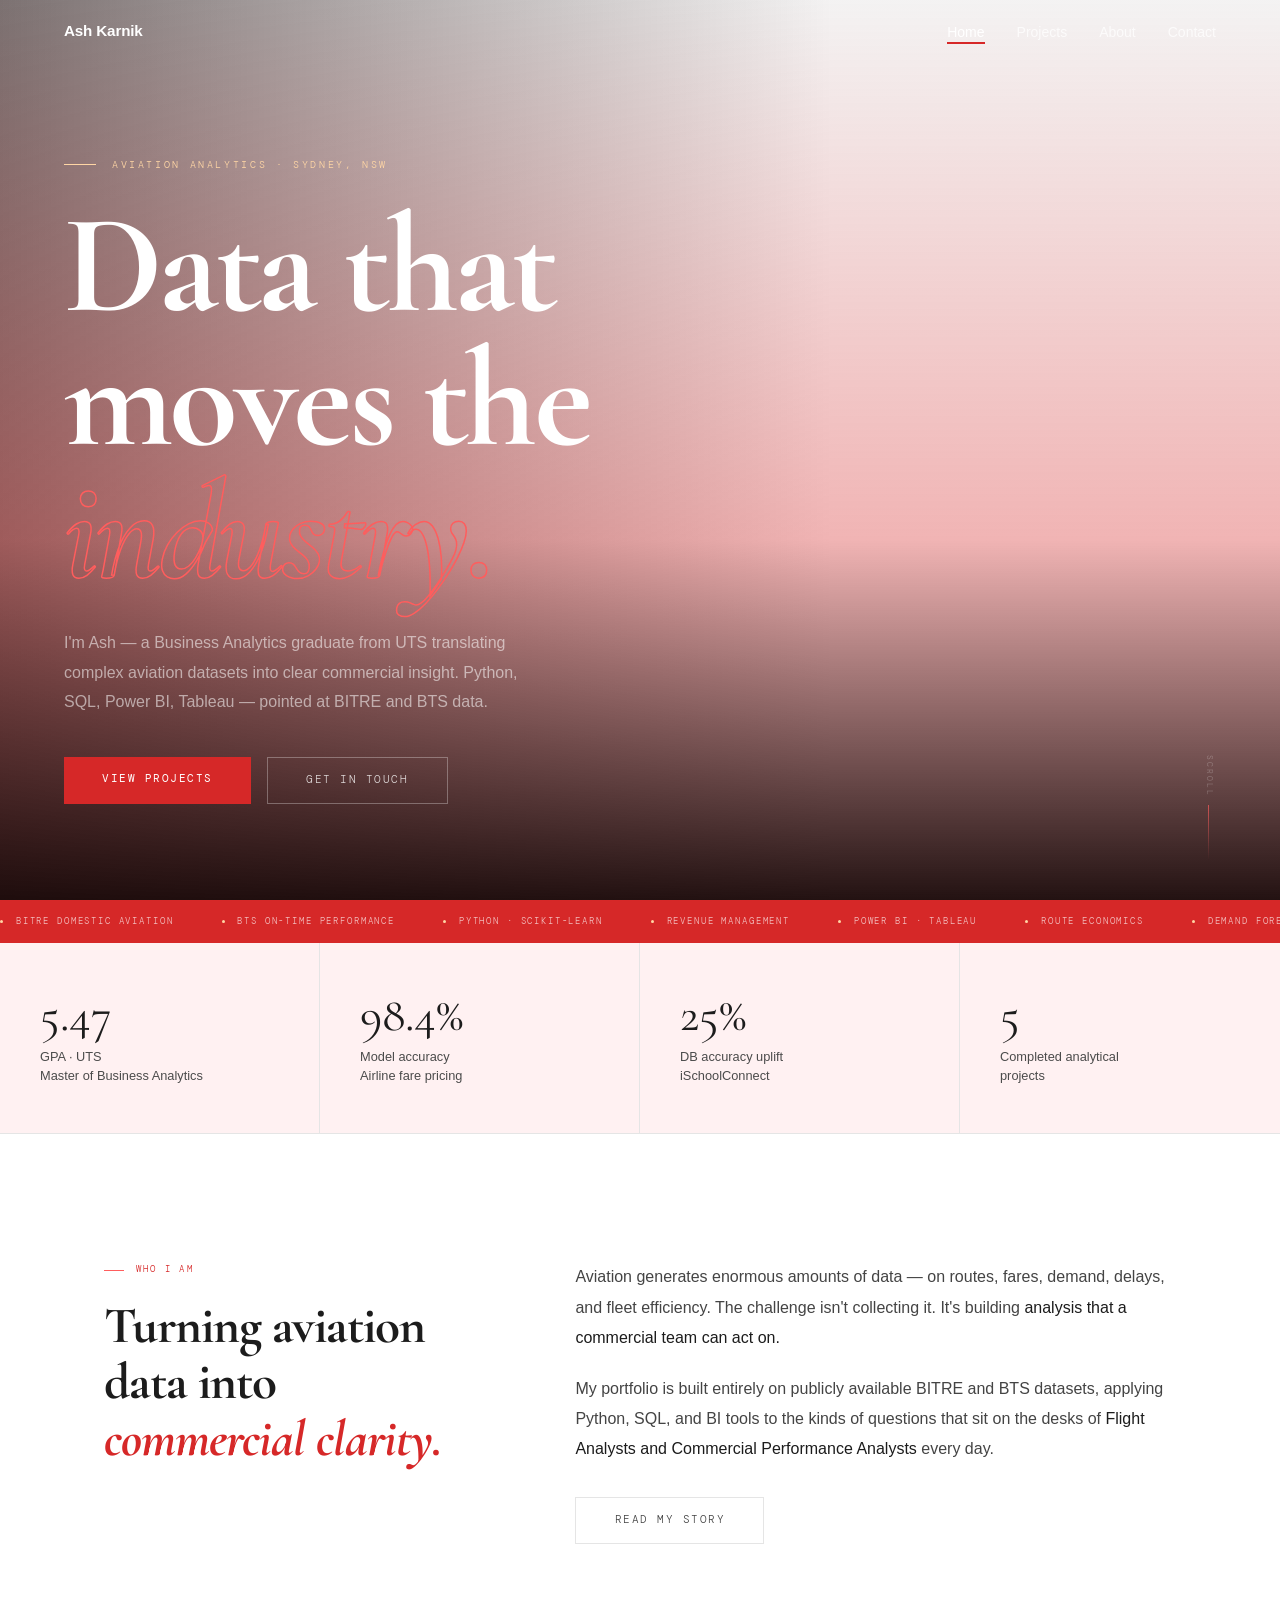
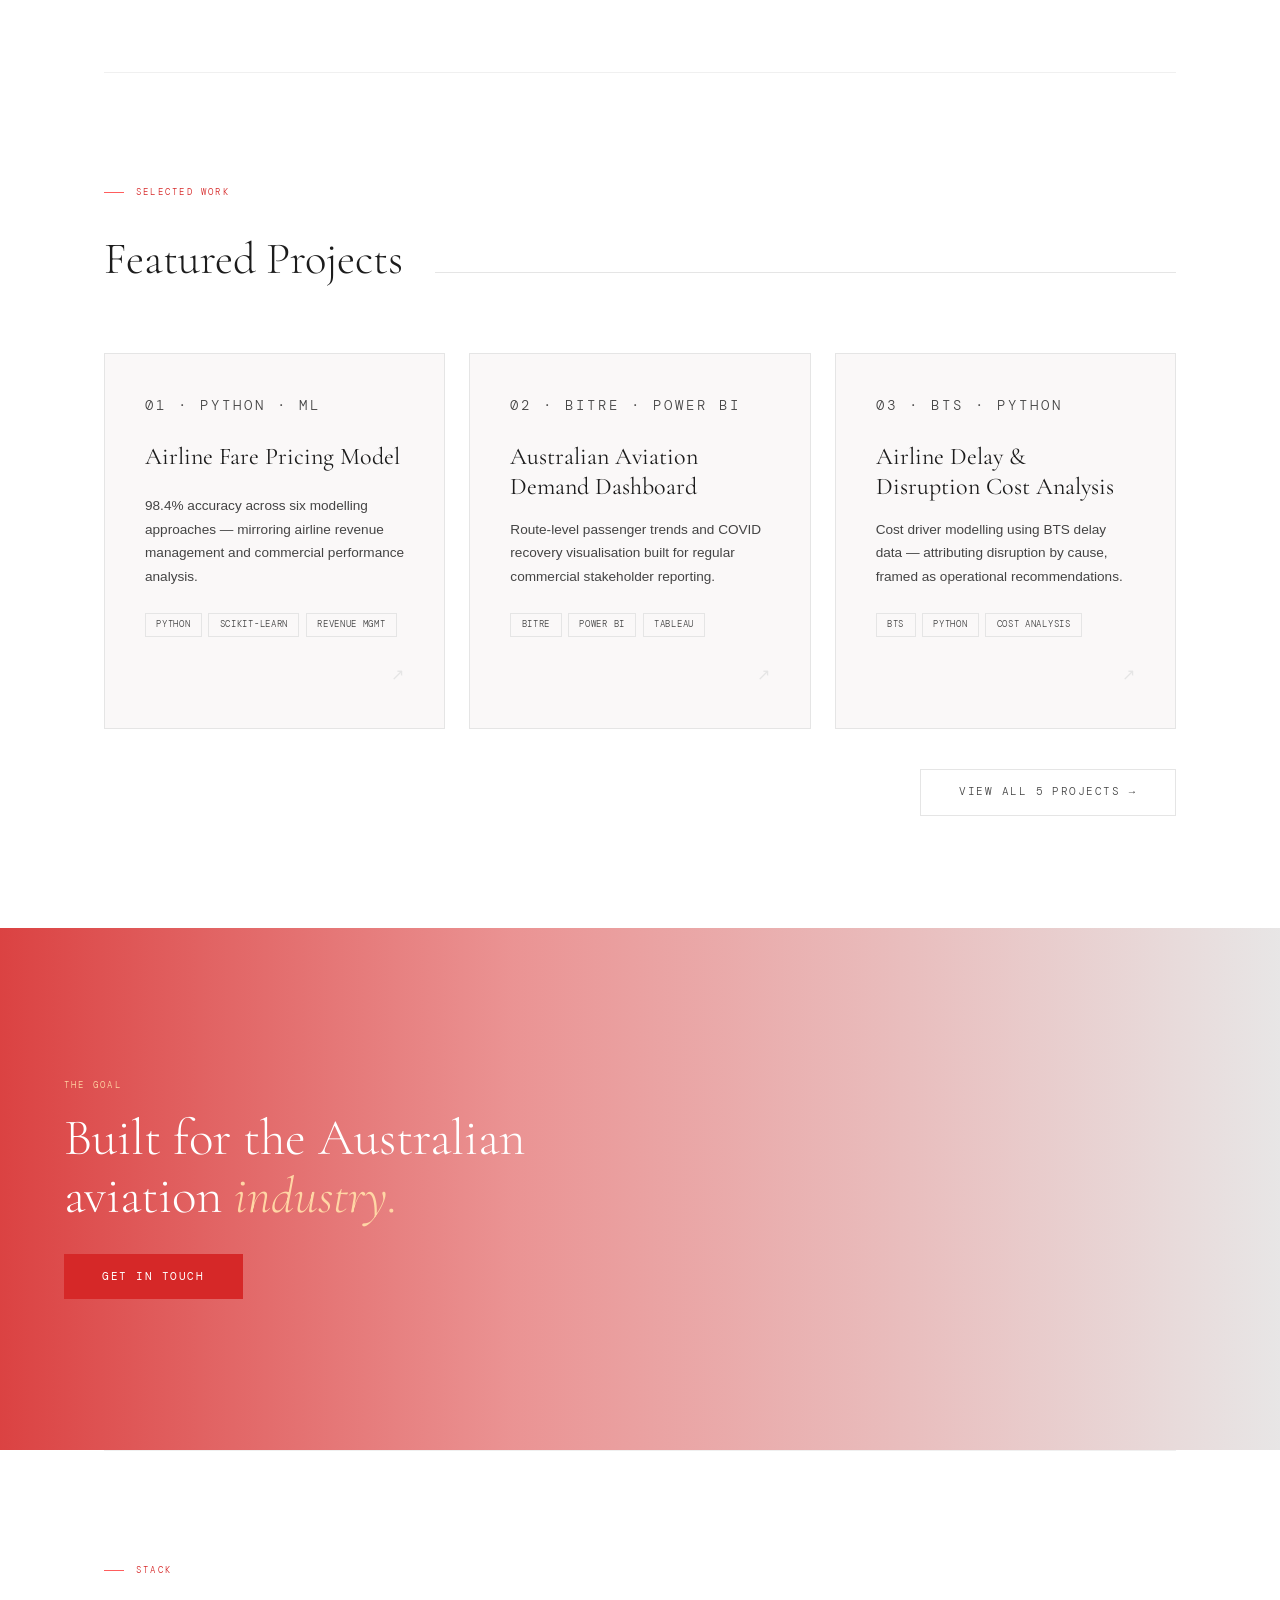
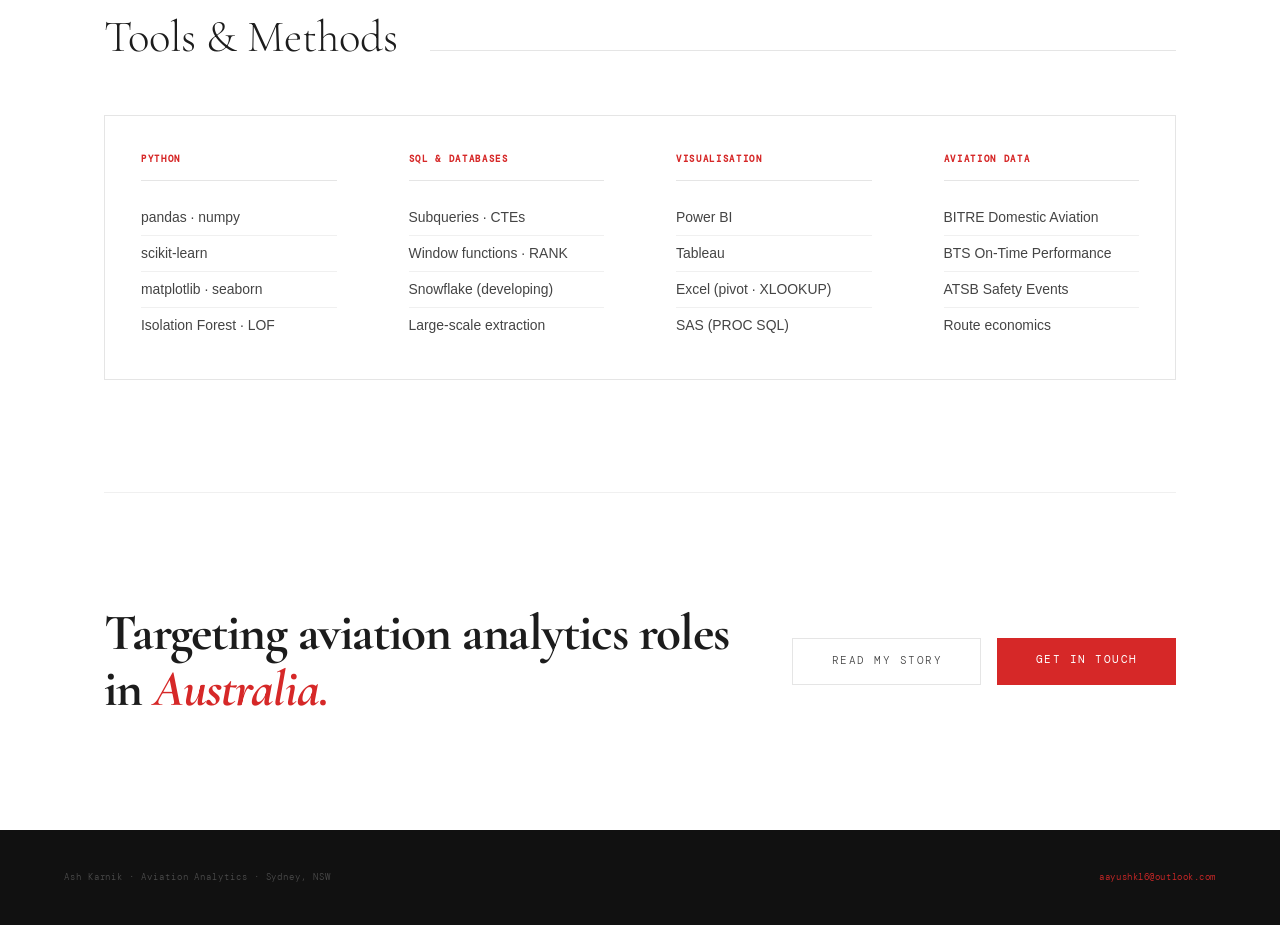
<file: index.html>
<!DOCTYPE html>
<html lang="en">
<head>
  <meta charset="UTF-8">
  <meta name="viewport" content="width=device-width, initial-scale=1.0">
  <title>Ash Karnik — Aviation Analytics</title>
  <link rel="preconnect" href="https://fonts.googleapis.com">
  <link href="https://fonts.googleapis.com/css2?family=Inter:wght@400;500;600;700&family=Cormorant+Garamond:ital,wght@0,600;0,700;1,600&family=DM+Mono:wght@400;500&display=swap" rel="stylesheet">
  <style>
  :root {
    /* ── Palette ── */
    --white:        #FFFFFF;
    --off-white:    #FAF8F8;
    --blush:        #FFF1F2;
    --salmon:       #FF5D5D;
    --red:          #D62828;
    --red-dark:     #A81F1F;
    --peach:        #FFD6A5;

    /* ── Text tokens — all neutral, no pink ── */
    --ink:          #111111;
    --ink-head:     #1C1C1C;
    --ink-mid:      #1C1C1C;
    --ink-sub:      #444444;
    --ink-muted:    #777777;
    --mist:         #777777;   /* alias so older rules still resolve */

    /* ── Borders — neutral grey ── */
    --border:       #E5E5E5;
    --border-light: #F0F0F0;
    --bg-soft:      #FAF8F8;

    --f-head: 'Cormorant Garamond', Georgia, serif;
    --f-body: 'DM Sans', sans-serif;
    --f-mono: 'DM Mono', monospace;
  }

  *,*::before,*::after{box-sizing:border-box;margin:0;padding:0}
  html{scroll-behavior:smooth}
  body{
    background:var(--white);
    color:var(--ink);
    font-family:var(--f-body);
    font-weight:300;
    line-height:1.7;
    overflow-x:hidden;
  }

  /* ─── NAV ─── */
  nav{
    position:fixed;top:0;left:0;right:0;z-index:200;
    display:flex;justify-content:space-between;align-items:center;
    padding:1.1rem 4rem;
    transition:background 0.35s,box-shadow 0.35s;
  }
  nav.scrolled{
    background:rgba(255,255,255,0.97);
    backdrop-filter:blur(20px);
    -webkit-backdrop-filter:blur(20px);
    box-shadow:0 1px 0 #e8e8e8;
  }
  .nav-logo{
    font-family:var(--f-body);font-size:0.95rem;
    font-weight:700;letter-spacing:-0.01em;
    color:var(--white);text-decoration:none;
    transition:color 0.35s;
  }
  nav.scrolled .nav-logo{color:var(--red)}
  .nav-links{display:flex;gap:2rem;list-style:none;align-items:center}
  .nav-links a{
    font-family:var(--f-body);font-size:0.875rem;
    font-weight:500;
    color:rgba(255,255,255,0.75);text-decoration:none;
    transition:color 0.2s;position:relative;padding-bottom:2px;
  }
  nav.scrolled .nav-links a{color:#4b4b4b}
  .nav-links a::after{
    content:'';position:absolute;bottom:-2px;left:0;
    width:0;height:2px;background:var(--red);
    transition:width 0.25s ease;
  }
  .nav-links a:hover{color:var(--white)}
  nav.scrolled .nav-links a:hover{color:#111111}
  .nav-links a.active{color:var(--white)}
  nav.scrolled .nav-links a.active{color:var(--red)}
  .nav-links a:hover::after,.nav-links a.active::after{width:100%}

  /* ─── HERO ─── */
  .hero{
    position:relative;height:100vh;min-height:620px;
    display:flex;align-items:flex-end;overflow:hidden;
    z-index:1;
  }
  .hero-img{
    position:absolute;inset:0;
    background:url('https://images.unsplash.com/photo-1436491865332-7a61a109cc05?w=1800&q=80&fit=crop')
      center center/cover no-repeat;
    transform:scale(1.06);
    animation:heroZoom 16s ease-out forwards;
  }
  @keyframes heroZoom{to{transform:scale(1)}}

  /* Red-tinted overlay that echoes the palette */
  .hero-overlay{
    position:absolute;inset:0;
    background:
      linear-gradient(to top,
        rgba(26,8,8,0.96) 0%,
        rgba(214,40,40,0.35) 40%,
        rgba(26,8,8,0.05) 100%),
      linear-gradient(to right,
        rgba(26,8,8,0.55) 0%,
        transparent 65%);
  }

  .hero-content{
    position:relative;z-index:2;
    padding:0 4rem 6rem;
    max-width:860px;
  }
  .hero-eyebrow{
    font-family:var(--f-mono);font-size:0.63rem;
    letter-spacing:0.26em;text-transform:uppercase;
    color:var(--peach);margin-bottom:1.6rem;
    display:flex;align-items:center;gap:1rem;
    opacity:0;animation:fadeUp 0.9s 0.2s ease forwards;
  }
  .hero-eyebrow::before{
    content:'';width:32px;height:1px;
    background:var(--peach);display:inline-block;
  }
  .hero h1{
    font-family:var(--f-head);
    font-size:clamp(4.5rem,11vw,9.5rem);
    font-weight:700;line-height:0.95;letter-spacing:-0.025em;
    color:var(--white);margin-bottom:1.75rem;
    opacity:0;animation:fadeUp 1s 0.4s ease forwards;
  }
  .hero h1 em{
    font-style:italic;
    color:transparent;
    -webkit-text-stroke:1.5px var(--salmon);
  }
  .hero-body{
    font-size:1rem;color:rgba(255,255,255,0.55);
    max-width:460px;line-height:1.85;margin-bottom:2.5rem;
    opacity:0;animation:fadeUp 1s 0.6s ease forwards;
  }
  .hero-ctas{
    display:flex;gap:1rem;flex-wrap:wrap;
    opacity:0;animation:fadeUp 1s 0.8s ease forwards;
  }

  /* scroll cue */
  .scroll-cue{
    position:absolute;bottom:2.5rem;right:4rem;z-index:2;
    display:flex;flex-direction:column;align-items:center;gap:0.5rem;
    opacity:0;animation:fadeIn 1s 2s ease forwards;
  }
  .scroll-cue span{
    font-family:var(--f-mono);font-size:0.52rem;
    letter-spacing:0.24em;text-transform:uppercase;
    color:rgba(255,255,255,0.28);writing-mode:vertical-rl;
  }
  .scroll-line{
    width:1px;height:55px;
    background:linear-gradient(to bottom,rgba(255,93,93,0.7),transparent);
    animation:pulse 2.2s 2.5s ease-in-out infinite;
  }
  @keyframes pulse{0%,100%{opacity:0.4;transform:scaleY(1)}50%{opacity:1;transform:scaleY(1.25)}}

  /* ─── BUTTONS ─── */
  .btn-fill{
    display:inline-block;padding:0.85rem 2.4rem;
    background:var(--red);color:var(--white);
    font-family:var(--f-mono);font-size:0.66rem;
    font-weight:400;letter-spacing:0.14em;text-transform:uppercase;
    text-decoration:none;
    transition:background 0.2s,transform 0.2s,box-shadow 0.2s;
  }
  .btn-fill:hover{
    background:var(--salmon);transform:translateY(-3px);
    box-shadow:0 12px 36px rgba(214,40,40,0.35);
  }
  .btn-ghost-light{
    display:inline-block;padding:0.85rem 2.4rem;
    border:1px solid rgba(255,255,255,0.3);color:rgba(255,255,255,0.8);
    font-family:var(--f-mono);font-size:0.66rem;
    letter-spacing:0.14em;text-transform:uppercase;
    text-decoration:none;
    transition:border-color 0.2s,color 0.2s,transform 0.2s;
  }
  .btn-ghost-light:hover{border-color:var(--red);color:var(--red);transform:translateY(-3px)}
  .btn-ghost-dark{
    display:inline-block;padding:0.85rem 2.4rem;
    border:1px solid var(--border);color:var(--ink-sub);
    font-family:var(--f-mono);font-size:0.66rem;
    letter-spacing:0.14em;text-transform:uppercase;
    text-decoration:none;
    transition:border-color 0.2s,color 0.2s,transform 0.2s;
  }
  .btn-ghost-dark:hover{border-color:var(--ink-head);color:var(--ink-head);transform:translateY(-3px)}

  /* ─── MARQUEE ─── */
  .marquee-wrap{
    overflow:hidden;
    background:var(--red);
    padding:0.85rem 0;
  }
  .marquee-track{
    display:flex;gap:3rem;width:max-content;
    animation:slide 28s linear infinite;
  }
  .marquee-item{
    font-family:var(--f-mono);font-size:0.58rem;
    letter-spacing:0.2em;text-transform:uppercase;
    color:rgba(255,255,255,0.7);white-space:nowrap;
    display:flex;align-items:center;gap:0.8rem;
  }
  .marquee-item::before{
    content:'';width:3px;height:3px;border-radius:50%;
    background:var(--peach);display:inline-block;
  }
  @keyframes slide{from{transform:translateX(0)}to{transform:translateX(-50%)}}

  /* ─── STATS BAND ─── */
  .stats-band{
    display:grid;grid-template-columns:repeat(4,1fr);
    border-bottom:1px solid var(--border);
    background:var(--blush);
  }
  .stat-cell{
    padding:3rem 2.5rem;border-right:1px solid var(--border);
    position:relative;overflow:hidden;
    transition:background 0.3s;cursor:default;
  }
  .stat-cell:last-child{border-right:none}
  .stat-cell::after{
    content:'';position:absolute;
    top:0;left:0;width:3px;height:0;
    background:var(--red);
    transition:height 0.4s;
  }
  .stat-cell:hover{background:var(--white)}
  .stat-cell:hover::after{height:100%}
  .stat-num{
    font-family:var(--f-head);font-size:3rem;
    font-weight:400;color:var(--ink-head);
    line-height:1;margin-bottom:0.5rem;
  }
  .stat-label{
    font-family:var(--f-body);font-size:0.8rem;
    font-weight:500;
    color:#4b4b4b;line-height:1.5;
  }

  /* ─── WRAP ─── */
  .wrap{max-width:1200px;margin:0 auto;padding:0 4rem}

  /* ─── INTRO STRIP ─── */
  .intro-strip{
    padding:8rem 0;
    display:grid;grid-template-columns:1fr 1.6fr;
    gap:6rem;align-items:start;
    border-bottom:1px solid var(--border-light);
  }
  .section-label{
    font-family:var(--f-mono);font-size:0.58rem;
    letter-spacing:0.24em;text-transform:uppercase;
    color:var(--red);margin-bottom:1.25rem;
    display:flex;align-items:center;gap:0.75rem;
  }
  .section-label::before{
    content:'';width:20px;height:1px;
    background:var(--salmon);display:inline-block;
  }
  .intro-heading{
    font-family:var(--f-head);
    font-size:clamp(2.4rem,4vw,3.8rem);
    font-weight:700;line-height:1.1;letter-spacing:-0.02em;
    color:var(--ink-mid);
  }
  .intro-heading em{font-style:italic;color:var(--red)}
  .intro-body p{
    font-size:1rem;color:var(--ink-sub);
    line-height:1.9;margin-bottom:1.25rem;
  }
  .intro-body p strong{color:var(--ink-mid);font-weight:400}
  .intro-body p:last-of-type{margin-bottom:2rem}

  /* ─── PROJECTS ─── */
  .projects-section{padding:7rem 0}
  .projects-heading{
    font-family:var(--f-head);
    font-size:clamp(2rem,3.5vw,3rem);font-weight:300;
    color:var(--ink-mid);margin-bottom:3.5rem;
    display:flex;align-items:baseline;gap:2rem;
  }
  .projects-heading::after{
    content:'';flex:1;height:1px;
    background:var(--border);
  }

  /* 3-col card grid */
  .proj-grid{
    display:grid;grid-template-columns:repeat(3,1fr);
    gap:1.5rem;
  }
  .proj-card{
    color:inherit;
    background:var(--off-white);
    border:1px solid var(--border);
    padding:2.5rem;
    text-decoration:none;display:flex;flex-direction:column;
    position:relative;overflow:hidden;
    transition:background 0.3s,border-color 0.3s,transform 0.3s,box-shadow 0.3s;
  }
  .proj-card::after{
    content:'';position:absolute;
    top:0;left:0;right:0;height:3px;
    background:linear-gradient(90deg,var(--salmon),var(--red));
    transform:scaleX(0);transform-origin:left;
    transition:transform 0.4s cubic-bezier(0.4,0,0.2,1);
  }
  .proj-card:hover{
    background:var(--white);border-color:var(--border);
    transform:translateY(-6px);
    box-shadow:0 20px 60px rgba(214,40,40,0.1);
  }
  .proj-card:hover::after{transform:scaleX(1)}

  .proj-index{
    font-family:var(--f-mono);font-size:0.54rem;
    letter-spacing:0.22em;color:var(--red);
    text-transform:uppercase;margin-bottom:1.75rem;
  }
  .proj-card h3{
    font-family:var(--f-head);font-size:1.5rem;
    font-weight:400;color:var(--ink-mid);line-height:1.25;
    margin-bottom:1rem;flex:1;
    transition:color 0.2s;
  }
  .proj-card:hover h3{color:var(--red)}
  .proj-card p{
    font-size:0.85rem;color:var(--ink-sub);
    line-height:1.75;margin-bottom:1.5rem;
  }
  .proj-tags{display:flex;flex-wrap:wrap;gap:0.4rem;margin-bottom:1.5rem}
  .proj-tag{
    font-family:var(--f-mono);font-size:0.54rem;
    letter-spacing:0.08em;text-transform:uppercase;
    padding:0.22rem 0.65rem;
    border:1px solid var(--border);
    color:var(--ink-sub);
    transition:border-color 0.2s,color 0.2s;
  }
  .proj-card:hover .proj-tag{border-color:rgba(214,40,40,0.2);color:var(--red)}
  .proj-arrow{
    font-size:1rem;color:var(--border);
    align-self:flex-end;
    transition:color 0.2s,transform 0.25s;
  }
  .proj-card:hover .proj-arrow{color:var(--red);transform:translate(3px,-3px)}

  .view-all{margin-top:2.5rem;text-align:right}

  /* ─── IMAGE STRIP ─── */
  .image-strip{
    position:relative;height:58vh;min-height:400px;overflow:hidden;
  }
  .image-strip-img{
    position:absolute;inset:0;
    background:url('https://images.unsplash.com/photo-1569629743817-70d8db6c323b?w=1800&q=80&fit=crop')
      center 35%/cover no-repeat;
    transition:transform 0.7s ease;
  }
  .image-strip:hover .image-strip-img{transform:scale(1.04)}
  .image-strip-overlay{
    position:absolute;inset:0;
    background:
      linear-gradient(to right,
        rgba(214,40,40,0.88) 0%,
        rgba(214,40,40,0.5) 40%,
        rgba(26,8,8,0.1) 100%);
    display:flex;align-items:center;
    padding:0 4rem;
  }
  .image-strip-text{max-width:520px}
  .image-strip-text .strip-label{
    font-family:var(--f-mono);font-size:0.58rem;
    letter-spacing:0.24em;text-transform:uppercase;
    color:var(--peach);margin-bottom:0.9rem;
  }
  .image-strip-text h2{
    font-family:var(--f-head);
    font-size:clamp(2rem,4vw,3.5rem);
    font-weight:300;line-height:1.15;
    color:var(--white);margin-bottom:1.75rem;
  }
  .image-strip-text h2 em{font-style:italic;color:var(--peach)}

  /* ─── TOOLS ─── */
  .tools-section{padding:7rem 0;border-top:1px solid var(--border-light)}
  .tools-grid{
    display:grid;grid-template-columns:repeat(4,1fr);
    gap:0;border:1px solid var(--border);
  }
  .tool-cell{
    background:var(--white);padding:2.25rem;
    transition:background 0.3s;
  }
  .tool-cell:hover{background:var(--blush)}
  .tool-cell h4{
    font-family:var(--f-mono);font-size:0.58rem;
    letter-spacing:0.18em;text-transform:uppercase;
    color:var(--red);margin-bottom:1.25rem;
    padding-bottom:0.75rem;
    border-bottom:1px solid var(--border);
  }
  .tool-cell ul{list-style:none}
  .tool-cell li{
    font-size:0.87rem;color:var(--ink-sub);
    padding:0.35rem 0;border-bottom:1px solid var(--border-light);
    font-weight:300;transition:color 0.2s;
  }
  .tool-cell:hover li{color:var(--ink-mid)}
  .tool-cell li:last-child{border-bottom:none}

  /* ─── CTA BAND ─── */
  .cta-band{
    padding:7rem 0;
    display:grid;grid-template-columns:1fr auto;
    gap:3rem;align-items:center;
    border-top:1px solid var(--border-light);
  }
  .cta-band h2{
    font-family:var(--f-head);
    font-size:clamp(2.2rem,4vw,3.5rem);
    font-weight:700;line-height:1.1;color:var(--ink-head);letter-spacing:-0.02em;
  }
  .cta-band h2 em{font-style:italic;color:var(--red)}
  .cta-btns{display:flex;gap:1rem;flex-wrap:wrap;justify-content:flex-end}

  /* ─── FOOTER ─── */
  footer{
    background:var(--ink);
    padding:2.5rem 4rem;
    display:flex;justify-content:space-between;align-items:center;
  }
  footer p{
    font-family:var(--f-mono);font-size:0.58rem;
    letter-spacing:0.1em;color:rgba(255,255,255,0.25);
  }
  footer .footer-accent{color:var(--red);letter-spacing:0.06em}

  /* ─── ANIMATIONS ─── */
  @keyframes fadeUp{from{opacity:0;transform:translateY(20px)}to{opacity:1;transform:translateY(0)}}
  @keyframes fadeIn{from{opacity:0}to{opacity:1}}
  .reveal{opacity:0;transform:translateY(28px);transition:opacity 0.75s ease,transform 0.75s ease}
  .reveal.in{opacity:1;transform:none}
  .reveal-delay{transition-delay:0.15s}

  /* ─── RESPONSIVE ─── */
  @media(max-width:768px){
    nav,nav.scrolled{padding:1.1rem 1.5rem}
    .hero-content{padding:0 1.5rem 4rem}
    .wrap{padding:0 1.5rem}
    .stats-band{grid-template-columns:repeat(2,1fr)}
    .stat-cell{border-bottom:1px solid var(--border)}
    .intro-strip{grid-template-columns:1fr;gap:2.5rem;padding:4rem 0}
    .proj-grid{grid-template-columns:1fr}
    .tools-grid{grid-template-columns:repeat(2,1fr)}
    .cta-band{grid-template-columns:1fr;padding:4rem 0}
    .cta-btns{justify-content:flex-start}
    .scroll-cue{display:none}
    footer{flex-direction:column;gap:0.75rem;padding:2rem 1.5rem;text-align:center}
    .image-strip-overlay{padding:0 1.5rem}
  }
  </style>
</head>
<body>

<!-- ── NAV ── -->
<nav id="nav">
  <a href="index.html" class="nav-logo">Ash Karnik</a>
  <ul class="nav-links">
    <li><a href="index.html" class="active">Home</a></li>
    <li><a href="projects.html">Projects</a></li>
    <li><a href="about.html">About</a></li>
    <li><a href="contact.html">Contact</a></li>
  </ul>
</nav>

<!-- ── HERO ── -->
<section class="hero">
  <div class="hero-img"></div>
  <div class="hero-overlay"></div>
  <div class="hero-content">
    <p class="hero-eyebrow">Aviation Analytics · Sydney, NSW</p>
    <h1>Data that<br>moves the<br><em>industry.</em></h1>
    <p class="hero-body">I'm Ash — a Business Analytics graduate from UTS translating complex aviation datasets into clear commercial insight. Python, SQL, Power BI, Tableau — pointed at BITRE and BTS data.</p>
    <div class="hero-ctas">
      <a href="projects.html" class="btn-fill">View Projects</a>
      <a href="contact.html" class="btn-ghost-light">Get in Touch</a>
    </div>
  </div>
  <div class="scroll-cue">
    <span>Scroll</span>
    <div class="scroll-line"></div>
  </div>
</section>

<!-- ── MARQUEE ── -->
<div class="marquee-wrap" aria-hidden="true">
  <div class="marquee-track">
    <span class="marquee-item">BITRE Domestic Aviation</span>
    <span class="marquee-item">BTS On-Time Performance</span>
    <span class="marquee-item">Python · scikit-learn</span>
    <span class="marquee-item">Revenue Management</span>
    <span class="marquee-item">Power BI · Tableau</span>
    <span class="marquee-item">Route Economics</span>
    <span class="marquee-item">Demand Forecasting</span>
    <span class="marquee-item">UTS · Master of Business Analytics</span>
    <span class="marquee-item">BITRE Domestic Aviation</span>
    <span class="marquee-item">BTS On-Time Performance</span>
    <span class="marquee-item">Python · scikit-learn</span>
    <span class="marquee-item">Revenue Management</span>
    <span class="marquee-item">Power BI · Tableau</span>
    <span class="marquee-item">Route Economics</span>
    <span class="marquee-item">Demand Forecasting</span>
    <span class="marquee-item">UTS · Master of Business Analytics</span>
  </div>
</div>

<!-- ── STATS ── -->
<div class="stats-band reveal">
  <div class="stat-cell">
    <div class="stat-num">5.47</div>
    <div class="stat-label">GPA · UTS<br>Master of Business Analytics</div>
  </div>
  <div class="stat-cell">
    <div class="stat-num">98.4%</div>
    <div class="stat-label">Model accuracy<br>Airline fare pricing</div>
  </div>
  <div class="stat-cell">
    <div class="stat-num">25%</div>
    <div class="stat-label">DB accuracy uplift<br>iSchoolConnect</div>
  </div>
  <div class="stat-cell">
    <div class="stat-num">5</div>
    <div class="stat-label">Completed analytical<br>projects</div>
  </div>
</div>

<!-- ── INTRO ── -->
<div class="wrap">
  <div class="intro-strip reveal">
    <div>
      <p class="section-label">Who I am</p>
      <h2 class="intro-heading">Turning aviation data into<br><em>commercial clarity.</em></h2>
    </div>
    <div class="intro-body">
      <p>Aviation generates enormous amounts of data — on routes, fares, demand, delays, and fleet efficiency. The challenge isn't collecting it. It's building <strong>analysis that a commercial team can act on.</strong></p>
      <p>My portfolio is built entirely on publicly available BITRE and BTS datasets, applying Python, SQL, and BI tools to the kinds of questions that sit on the desks of <strong>Flight Analysts and Commercial Performance Analysts</strong> every day.</p>
      <a href="about.html" class="btn-ghost-dark">Read my story</a>
    </div>
  </div>
</div>

<!-- ── PROJECTS ── -->
<div class="wrap">
  <div class="projects-section reveal">
    <p class="section-label">Selected work</p>
    <h2 class="projects-heading">Featured Projects</h2>
    <div class="proj-grid">

      <a href="projects/airfare.html" class="proj-card">
        <p class="proj-index">01 · Python · ML</p>
        <h3>Airline Fare Pricing Model</h3>
        <p>98.4% accuracy across six modelling approaches — mirroring airline revenue management and commercial performance analysis.</p>
        <div class="proj-tags">
          <span class="proj-tag">Python</span>
          <span class="proj-tag">scikit-learn</span>
          <span class="proj-tag">Revenue Mgmt</span>
        </div>
        <span class="proj-arrow">↗</span>
      </a>

      <a href="projects/demand.html" class="proj-card">
        <p class="proj-index">02 · BITRE · Power BI</p>
        <h3>Australian Aviation Demand Dashboard</h3>
        <p>Route-level passenger trends and COVID recovery visualisation built for regular commercial stakeholder reporting.</p>
        <div class="proj-tags">
          <span class="proj-tag">BITRE</span>
          <span class="proj-tag">Power BI</span>
          <span class="proj-tag">Tableau</span>
        </div>
        <span class="proj-arrow">↗</span>
      </a>

      <a href="projects/efficiency.html" class="proj-card">
        <p class="proj-index">03 · BTS · Python</p>
        <h3>Airline Delay & Disruption Cost Analysis</h3>
        <p>Cost driver modelling using BTS delay data — attributing disruption by cause, framed as operational recommendations.</p>
        <div class="proj-tags">
          <span class="proj-tag">BTS</span>
          <span class="proj-tag">Python</span>
          <span class="proj-tag">Cost Analysis</span>
        </div>
        <span class="proj-arrow">↗</span>
      </a>

    </div>
    <div class="view-all">
      <a href="projects.html" class="btn-ghost-dark">View all 5 projects →</a>
    </div>
  </div>
</div>

<!-- ── IMAGE STRIP ── -->
<div class="image-strip reveal">
  <div class="image-strip-img"></div>
  <div class="image-strip-overlay">
    <div class="image-strip-text">
      <p class="strip-label">The goal</p>
      <h2>Built for the Australian aviation <em>industry.</em></h2>
      <a href="contact.html" class="btn-fill">Get in Touch</a>
    </div>
  </div>
</div>

<!-- ── TOOLS ── -->
<div class="wrap">
  <div class="tools-section reveal">
    <p class="section-label">Stack</p>
    <h2 class="projects-heading" style="margin-bottom:2.5rem">Tools & Methods</h2>
    <div class="tools-grid">
      <div class="tool-cell">
        <h4>Python</h4>
        <ul>
          <li>pandas · numpy</li>
          <li>scikit-learn</li>
          <li>matplotlib · seaborn</li>
          <li>Isolation Forest · LOF</li>
        </ul>
      </div>
      <div class="tool-cell">
        <h4>SQL & Databases</h4>
        <ul>
          <li>Subqueries · CTEs</li>
          <li>Window functions · RANK</li>
          <li>Snowflake (developing)</li>
          <li>Large-scale extraction</li>
        </ul>
      </div>
      <div class="tool-cell">
        <h4>Visualisation</h4>
        <ul>
          <li>Power BI</li>
          <li>Tableau</li>
          <li>Excel (pivot · XLOOKUP)</li>
          <li>SAS (PROC SQL)</li>
        </ul>
      </div>
      <div class="tool-cell">
        <h4>Aviation Data</h4>
        <ul>
          <li>BITRE Domestic Aviation</li>
          <li>BTS On-Time Performance</li>
          <li>ATSB Safety Events</li>
          <li>Route economics</li>
        </ul>
      </div>
    </div>
  </div>
</div>

<!-- ── CTA BAND ── -->
<div class="wrap">
  <div class="cta-band reveal">
    <h2>Targeting aviation analytics roles<br>in <em>Australia.</em></h2>
    <div class="cta-btns">
      <a href="about.html" class="btn-ghost-dark">Read my story</a>
      <a href="contact.html" class="btn-fill">Get in Touch</a>
    </div>
  </div>
</div>

<!-- ── FOOTER ── -->
<footer>
  <p>Ash Karnik · Aviation Analytics · Sydney, NSW</p>
  <p><span class="footer-accent">aayushk16@outlook.com</span></p>
</footer>

<script>
  /* Nav is always solid — no scroll toggle needed */

  const io = new IntersectionObserver((entries) => {
    entries.forEach(e => { if(e.isIntersecting){e.target.classList.add('in');io.unobserve(e.target)} });
  }, {threshold:0.08});
  document.querySelectorAll('.reveal').forEach(el => io.observe(el));
</script>
</body>
</html>
</file>
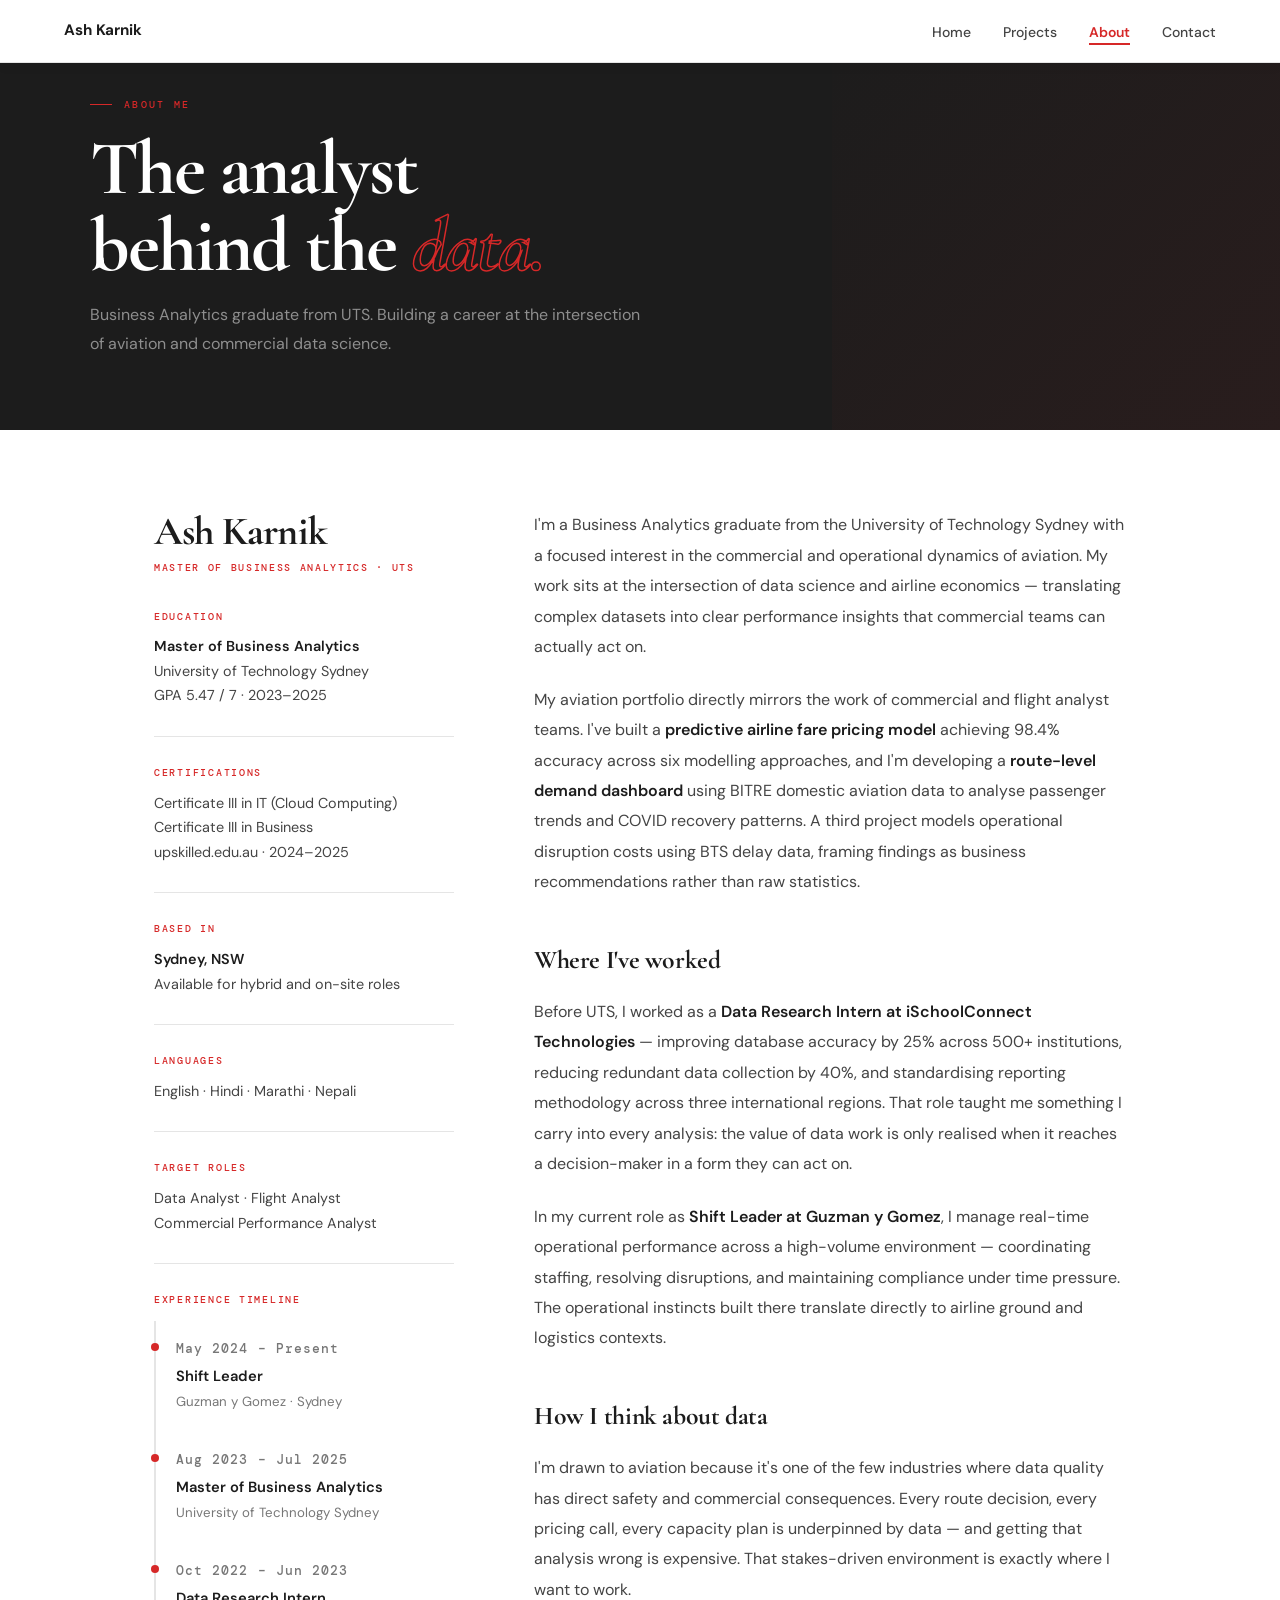
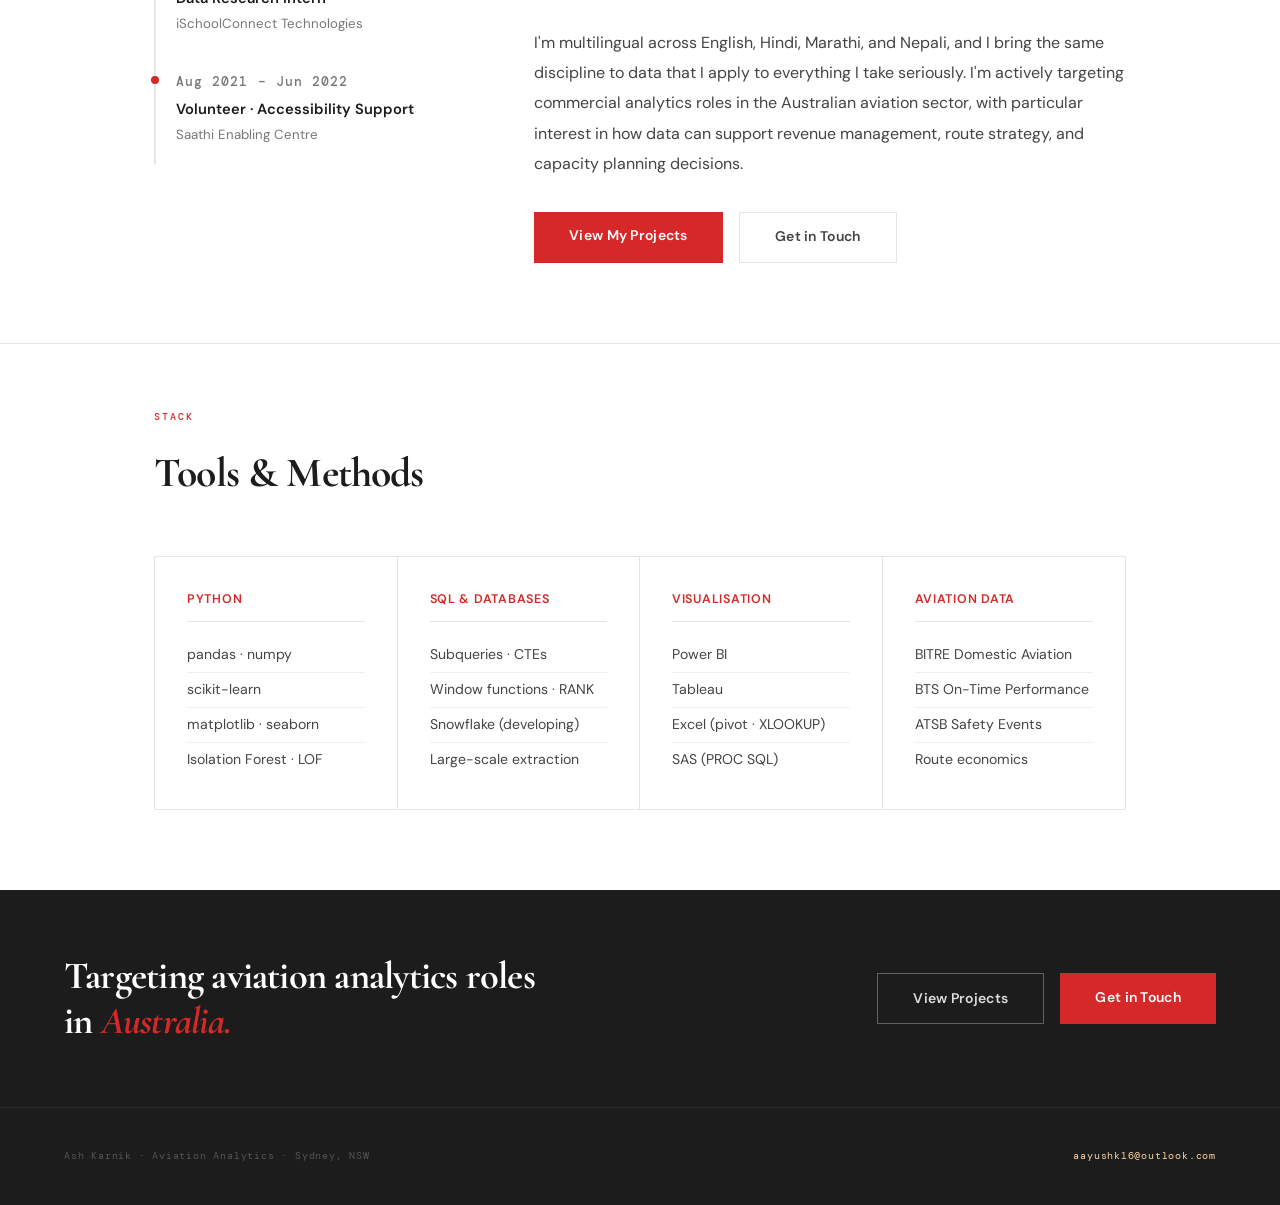
<file: about.html>
<!DOCTYPE html>
<html lang="en">
<head>
  <meta charset="UTF-8">
  <meta name="viewport" content="width=device-width, initial-scale=1.0">
  <title>About — Ash Karnik</title>
  <link rel="preconnect" href="https://fonts.googleapis.com">
  <link href="https://fonts.googleapis.com/css2?family=Cormorant+Garamond:ital,wght@0,400;0,600;0,700;1,400;1,600&family=DM+Sans:wght@300;400;500;600&family=DM+Mono:wght@400;500&display=swap" rel="stylesheet">
  <style>
  :root {
    --white:#FFFFFF;--off-white:#FAF8F8;--blush:#FFF1F2;--salmon:#FF5D5D;
    --red:#D62828;--red-dark:#A81F1F;--peach:#FFD6A5;
    --ink:#111111;--ink-head:#1C1C1C;--ink-sub:#444444;--ink-muted:#777777;
    --border:#E5E5E5;--border-light:#F0F0F0;
    --f-head:'Cormorant Garamond',Georgia,serif;
    --f-body:'DM Sans',sans-serif;
    --f-mono:'DM Mono',monospace;
  }
  *,*::before,*::after{box-sizing:border-box;margin:0;padding:0}
  html{scroll-behavior:smooth}
  body{background:var(--white);color:var(--ink);font-family:var(--f-body);font-weight:400;line-height:1.7;overflow-x:hidden}

  nav{position:fixed;top:0;left:0;right:0;z-index:9999;display:flex;justify-content:space-between;align-items:center;padding:1.1rem 4rem;background:#ffffff;border-bottom:1px solid #E5E5E5;box-shadow:0 2px 12px rgba(0,0,0,0.06)}
  .nav-logo{font-family:var(--f-body);font-size:0.95rem;font-weight:700;color:var(--ink-head);text-decoration:none;transition:color 0.2s}
  .nav-logo:hover{color:var(--red)}
  .nav-links{display:flex;gap:2rem;list-style:none}
  .nav-links a{font-family:var(--f-body);font-size:0.875rem;font-weight:500;color:var(--ink-sub);text-decoration:none;transition:color 0.2s;position:relative;padding-bottom:2px}
  .nav-links a::after{content:'';position:absolute;bottom:-2px;left:0;width:0;height:2px;background:var(--red);transition:width 0.25s}
  .nav-links a:hover{color:var(--ink-head)}
  .nav-links a:hover::after{width:100%}
  .nav-links a.active{color:var(--red);font-weight:600}
  .nav-links a.active::after{width:100%}

  /* PAGE HERO */
  .page-hero{background:var(--ink-head);padding:6rem 4rem 4.5rem;position:relative;overflow:hidden}
  .page-hero::after{content:'';position:absolute;top:0;right:0;width:35%;height:100%;background:linear-gradient(135deg,transparent,rgba(214,40,40,0.07));pointer-events:none}
  .page-hero-inner{max-width:1100px;margin:0 auto}
  .page-eyebrow{font-family:var(--f-mono);font-size:0.65rem;font-weight:500;letter-spacing:0.22em;text-transform:uppercase;color:var(--red);margin-bottom:1.1rem;display:flex;align-items:center;gap:0.75rem}
  .page-eyebrow::before{content:'';width:22px;height:1px;background:var(--red);display:inline-block}
  .page-hero h1{font-family:var(--f-head);font-size:clamp(3rem,6vw,5rem);font-weight:700;line-height:1.0;color:#fff;letter-spacing:-0.025em;margin-bottom:1rem}
  .page-hero h1 em{font-style:italic;color:transparent;-webkit-text-stroke:1.5px var(--red)}
  .page-hero-sub{font-size:1rem;color:rgba(255,255,255,0.5);max-width:560px;line-height:1.8}

  /* LAYOUT */
  .section{max-width:1100px;margin:0 auto;padding:5rem 4rem}
  .section-label{font-family:var(--f-mono);font-size:0.65rem;font-weight:500;letter-spacing:0.2em;text-transform:uppercase;color:var(--red);margin-bottom:0.75rem;display:block}
  .section-title{font-family:var(--f-head);font-size:clamp(2rem,4vw,3rem);font-weight:700;color:var(--ink-head);line-height:1.1;letter-spacing:-0.02em;margin-bottom:2.5rem}

  /* ABOUT GRID */
  .about-grid{display:grid;grid-template-columns:300px 1fr;gap:5rem;align-items:start}

  /* SIDEBAR */
  .about-sidebar{}
  .about-name{font-family:var(--f-head);font-size:2.5rem;font-weight:700;color:var(--ink-head);line-height:1.05;letter-spacing:-0.02em;margin-bottom:0.4rem}
  .about-role{font-family:var(--f-mono);font-size:0.65rem;font-weight:500;letter-spacing:0.16em;text-transform:uppercase;color:var(--red);margin-bottom:2rem}

  /* INFO BLOCKS */
  .info-block{margin-bottom:1.75rem;padding-bottom:1.75rem;border-bottom:1px solid var(--border)}
  .info-block:last-child{border-bottom:none;margin-bottom:0;padding-bottom:0}
  .info-label{font-family:var(--f-mono);font-size:0.6rem;font-weight:500;letter-spacing:0.18em;text-transform:uppercase;color:var(--red);margin-bottom:0.6rem}
  .info-value{font-size:0.9rem;color:var(--ink-sub);line-height:1.7}
  .info-value strong{color:var(--ink-head);font-weight:600}

  /* TIMELINE */
  .timeline{display:flex;flex-direction:column;gap:0}
  .timeline-item{padding:1.1rem 0 1.1rem 1.25rem;border-left:2px solid var(--border);position:relative;transition:border-color 0.2s}
  .timeline-item:hover{border-left-color:var(--red)}
  .timeline-item::before{content:'';position:absolute;left:-5px;top:1.4rem;width:8px;height:8px;background:var(--red);border-radius:50%}
  .timeline-year{font-family:var(--f-mono);font-size:0.6rem;font-weight:500;color:var(--red);letter-spacing:0.08em;margin-bottom:0.2rem}
  .timeline-item h4{font-size:0.92rem;font-weight:600;color:var(--ink-head);margin-bottom:0.15rem}
  .timeline-item p{font-size:0.83rem;color:var(--ink-muted)}

  /* BODY */
  .about-body{}
  .about-body p{font-size:1rem;color:var(--ink-sub);line-height:1.9;margin-bottom:1.4rem}
  .about-body p:last-of-type{margin-bottom:0}
  .about-body p strong{color:var(--ink-head);font-weight:600}
  .about-body h3{font-family:var(--f-head);font-size:1.6rem;font-weight:700;color:var(--ink-head);letter-spacing:-0.015em;margin:2.5rem 0 1rem}

  /* SKILLS STRIP */
  .skills-strip{max-width:1100px;margin:0 auto;padding:0 4rem 5rem}
  .skills-grid{display:grid;grid-template-columns:repeat(4,1fr);border:1px solid var(--border)}
  .skill-group{background:var(--white);padding:2rem;border-right:1px solid var(--border);transition:background 0.25s}
  .skill-group:last-child{border-right:none}
  .skill-group:hover{background:var(--off-white)}
  .skill-group h4{font-family:var(--f-body);font-size:0.78rem;font-weight:600;text-transform:uppercase;letter-spacing:0.06em;color:var(--red);margin-bottom:1rem;padding-bottom:0.65rem;border-bottom:1px solid var(--border)}
  .skill-group ul{list-style:none}
  .skill-group li{font-size:0.88rem;color:var(--ink-sub);padding:0.32rem 0;border-bottom:1px solid var(--border-light)}
  .skill-group li:last-child{border-bottom:none}

  /* CTA */
  .about-cta{background:var(--ink-head);padding:4rem;display:flex;justify-content:space-between;align-items:center;gap:2rem;flex-wrap:wrap}
  .about-cta h3{font-family:var(--f-head);font-size:clamp(1.6rem,3vw,2.4rem);font-weight:700;color:#fff;line-height:1.15;letter-spacing:-0.02em}
  .about-cta h3 em{font-style:italic;color:var(--red)}
  .cta-btns{display:flex;gap:1rem;flex-wrap:wrap}

  /* BUTTONS */
  .btn-fill{display:inline-block;padding:0.8rem 2.2rem;background:var(--red);color:var(--white);font-family:var(--f-body);font-size:0.875rem;font-weight:600;letter-spacing:0.02em;text-decoration:none;transition:background 0.2s,transform 0.2s,box-shadow 0.2s;border:none;cursor:pointer}
  .btn-fill:hover{background:var(--red-dark);transform:translateY(-2px);box-shadow:0 8px 28px rgba(214,40,40,0.3)}
  .btn-ghost-light{display:inline-block;padding:0.8rem 2.2rem;border:1.5px solid rgba(255,255,255,0.3);color:rgba(255,255,255,0.85);font-family:var(--f-body);font-size:0.875rem;font-weight:600;letter-spacing:0.02em;text-decoration:none;transition:border-color 0.2s,color 0.2s,transform 0.2s}
  .btn-ghost-light:hover{border-color:var(--red);color:var(--red);transform:translateY(-2px)}

  /* FOOTER */
  footer{background:var(--ink-head);padding:2.5rem 4rem;display:flex;justify-content:space-between;align-items:center;border-top:1px solid rgba(255,255,255,0.06)}
  footer p{font-family:var(--f-mono);font-size:0.62rem;letter-spacing:0.08em;color:rgba(255,255,255,0.25)}
  .footer-accent{color:var(--peach)}

  /* REVEAL */
  .reveal{opacity:0;transform:translateY(22px);transition:opacity 0.7s ease,transform 0.7s ease}
  .reveal.in{opacity:1;transform:none}

  @media(max-width:768px){
    nav{padding:1rem 1.5rem}
    .page-hero{padding:5rem 1.5rem 3rem}
    .section{padding:3.5rem 1.5rem}
    .about-grid{grid-template-columns:1fr;gap:3rem}
    .skills-strip{padding:0 1.5rem 4rem}
    .skills-grid{grid-template-columns:repeat(2,1fr)}
    .skill-group{border-bottom:1px solid var(--border);border-right:none}
    .about-cta{padding:2.5rem 1.5rem;flex-direction:column;align-items:flex-start}
    footer{flex-direction:column;gap:0.5rem;padding:2rem 1.5rem;text-align:center}
  }
  </style>
</head>
<body>

<nav>
  <a href="index.html" class="nav-logo">Ash Karnik</a>
  <ul class="nav-links">
    <li><a href="index.html">Home</a></li>
    <li><a href="projects.html">Projects</a></li>
    <li><a href="about.html" class="active">About</a></li>
    <li><a href="contact.html">Contact</a></li>
  </ul>
</nav>

<div class="page-hero">
  <div class="page-hero-inner">
    <p class="page-eyebrow">About me</p>
    <h1>The analyst<br>behind the <em>data.</em></h1>
    <p class="page-hero-sub">Business Analytics graduate from UTS. Building a career at the intersection of aviation and commercial data science.</p>
  </div>
</div>

<section class="section reveal">
  <div class="about-grid">

    <div class="about-sidebar">
      <h2 class="about-name">Ash Karnik</h2>
      <p class="about-role">Master of Business Analytics · UTS</p>

      <div class="info-block">
        <p class="info-label">Education</p>
        <p class="info-value"><strong>Master of Business Analytics</strong><br>University of Technology Sydney<br>GPA 5.47 / 7 · 2023–2025</p>
      </div>

      <div class="info-block">
        <p class="info-label">Certifications</p>
        <p class="info-value">Certificate III in IT (Cloud Computing)<br>Certificate III in Business<br>upskilled.edu.au · 2024–2025</p>
      </div>

      <div class="info-block">
        <p class="info-label">Based in</p>
        <p class="info-value"><strong>Sydney, NSW</strong><br>Available for hybrid and on-site roles</p>
      </div>

      <div class="info-block">
        <p class="info-label">Languages</p>
        <p class="info-value">English · Hindi · Marathi · Nepali</p>
      </div>

      <div class="info-block">
        <p class="info-label">Target roles</p>
        <p class="info-value">Data Analyst · Flight Analyst<br>Commercial Performance Analyst</p>
      </div>

      <div class="info-block">
        <p class="info-label">Experience timeline</p>
        <div class="timeline" style="margin-top:0.75rem">
          <div class="timeline-item">
            <p class="timeline-year">May 2024 – Present</p>
            <h4>Shift Leader</h4>
            <p>Guzman y Gomez · Sydney</p>
          </div>
          <div class="timeline-item">
            <p class="timeline-year">Aug 2023 – Jul 2025</p>
            <h4>Master of Business Analytics</h4>
            <p>University of Technology Sydney</p>
          </div>
          <div class="timeline-item">
            <p class="timeline-year">Oct 2022 – Jun 2023</p>
            <h4>Data Research Intern</h4>
            <p>iSchoolConnect Technologies</p>
          </div>
          <div class="timeline-item">
            <p class="timeline-year">Aug 2021 – Jun 2022</p>
            <h4>Volunteer · Accessibility Support</h4>
            <p>Saathi Enabling Centre</p>
          </div>
        </div>
      </div>
    </div>

    <div class="about-body">
      <p>
        I'm a Business Analytics graduate from the University of Technology Sydney with a focused interest in the commercial and operational dynamics of aviation. My work sits at the intersection of data science and airline economics — translating complex datasets into clear performance insights that commercial teams can actually act on.
      </p>
      <p>
        My aviation portfolio directly mirrors the work of commercial and flight analyst teams. I've built a <strong>predictive airline fare pricing model</strong> achieving 98.4% accuracy across six modelling approaches, and I'm developing a <strong>route-level demand dashboard</strong> using BITRE domestic aviation data to analyse passenger trends and COVID recovery patterns. A third project models operational disruption costs using BTS delay data, framing findings as business recommendations rather than raw statistics.
      </p>

      <h3>Where I've worked</h3>
      <p>
        Before UTS, I worked as a <strong>Data Research Intern at iSchoolConnect Technologies</strong> — improving database accuracy by 25% across 500+ institutions, reducing redundant data collection by 40%, and standardising reporting methodology across three international regions. That role taught me something I carry into every analysis: the value of data work is only realised when it reaches a decision-maker in a form they can act on.
      </p>
      <p>
        In my current role as <strong>Shift Leader at Guzman y Gomez</strong>, I manage real-time operational performance across a high-volume environment — coordinating staffing, resolving disruptions, and maintaining compliance under time pressure. The operational instincts built there translate directly to airline ground and logistics contexts.
      </p>

      <h3>How I think about data</h3>
      <p>
        I'm drawn to aviation because it's one of the few industries where data quality has direct safety and commercial consequences. Every route decision, every pricing call, every capacity plan is underpinned by data — and getting that analysis wrong is expensive. That stakes-driven environment is exactly where I want to work.
      </p>
      <p>
        I'm multilingual across English, Hindi, Marathi, and Nepali, and I bring the same discipline to data that I apply to everything I take seriously. I'm actively targeting commercial analytics roles in the Australian aviation sector, with particular interest in how data can support revenue management, route strategy, and capacity planning decisions.
      </p>

      <div style="display:flex;gap:1rem;flex-wrap:wrap;margin-top:2rem">
        <a href="projects.html" class="btn-fill">View My Projects</a>
        <a href="contact.html" class="btn-ghost-light" style="border-color:var(--border);color:var(--ink-sub)">Get in Touch</a>
      </div>
    </div>

  </div>
</section>

<hr style="border:none;border-top:1px solid var(--border)">

<div class="skills-strip reveal">
  <div style="max-width:1100px;margin:0 auto;padding:4rem 0 0.5rem">
    <span class="section-label">Stack</span>
    <h2 style="font-family:var(--f-head);font-size:clamp(1.8rem,3.5vw,2.6rem);font-weight:700;color:var(--ink-head);letter-spacing:-0.02em;margin-bottom:2.5rem">Tools & Methods</h2>
  </div>
  <div class="skills-grid">
    <div class="skill-group">
      <h4>Python</h4>
      <ul>
        <li>pandas · numpy</li>
        <li>scikit-learn</li>
        <li>matplotlib · seaborn</li>
        <li>Isolation Forest · LOF</li>
      </ul>
    </div>
    <div class="skill-group">
      <h4>SQL & Databases</h4>
      <ul>
        <li>Subqueries · CTEs</li>
        <li>Window functions · RANK</li>
        <li>Snowflake (developing)</li>
        <li>Large-scale extraction</li>
      </ul>
    </div>
    <div class="skill-group">
      <h4>Visualisation</h4>
      <ul>
        <li>Power BI</li>
        <li>Tableau</li>
        <li>Excel (pivot · XLOOKUP)</li>
        <li>SAS (PROC SQL)</li>
      </ul>
    </div>
    <div class="skill-group">
      <h4>Aviation Data</h4>
      <ul>
        <li>BITRE Domestic Aviation</li>
        <li>BTS On-Time Performance</li>
        <li>ATSB Safety Events</li>
        <li>Route economics</li>
      </ul>
    </div>
  </div>
</div>

<div class="about-cta reveal">
  <h3>Targeting aviation analytics roles<br>in <em>Australia.</em></h3>
  <div class="cta-btns">
    <a href="projects.html" class="btn-ghost-light">View Projects</a>
    <a href="contact.html" class="btn-fill">Get in Touch</a>
  </div>
</div>

<footer>
  <p>Ash Karnik · Aviation Analytics · Sydney, NSW</p>
  <p><span class="footer-accent">aayushk16@outlook.com</span></p>
</footer>

<script>
  const io = new IntersectionObserver((e) => {
    e.forEach(en => { if(en.isIntersecting){en.target.classList.add('in');io.unobserve(en.target)} });
  }, {threshold:0.08});
  document.querySelectorAll('.reveal').forEach(el => io.observe(el));
</script>
</body>
</html>
</file>
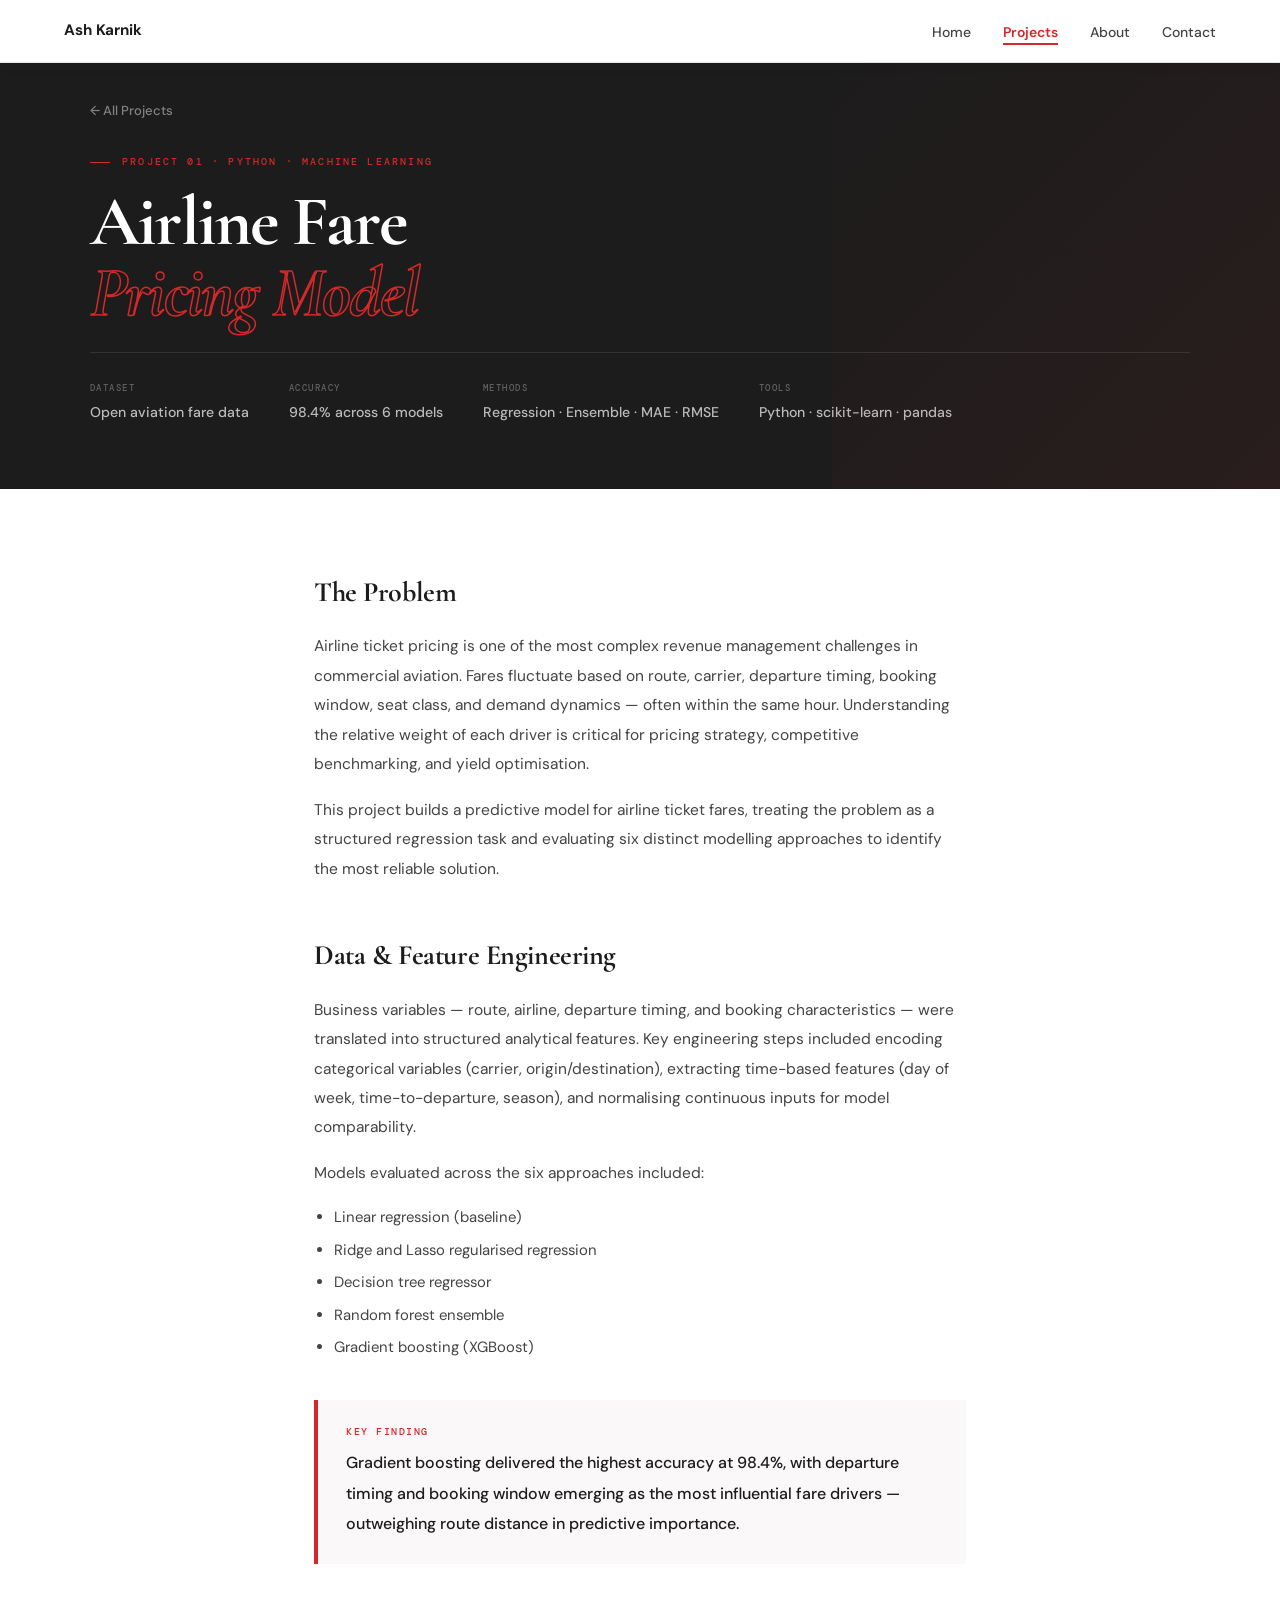
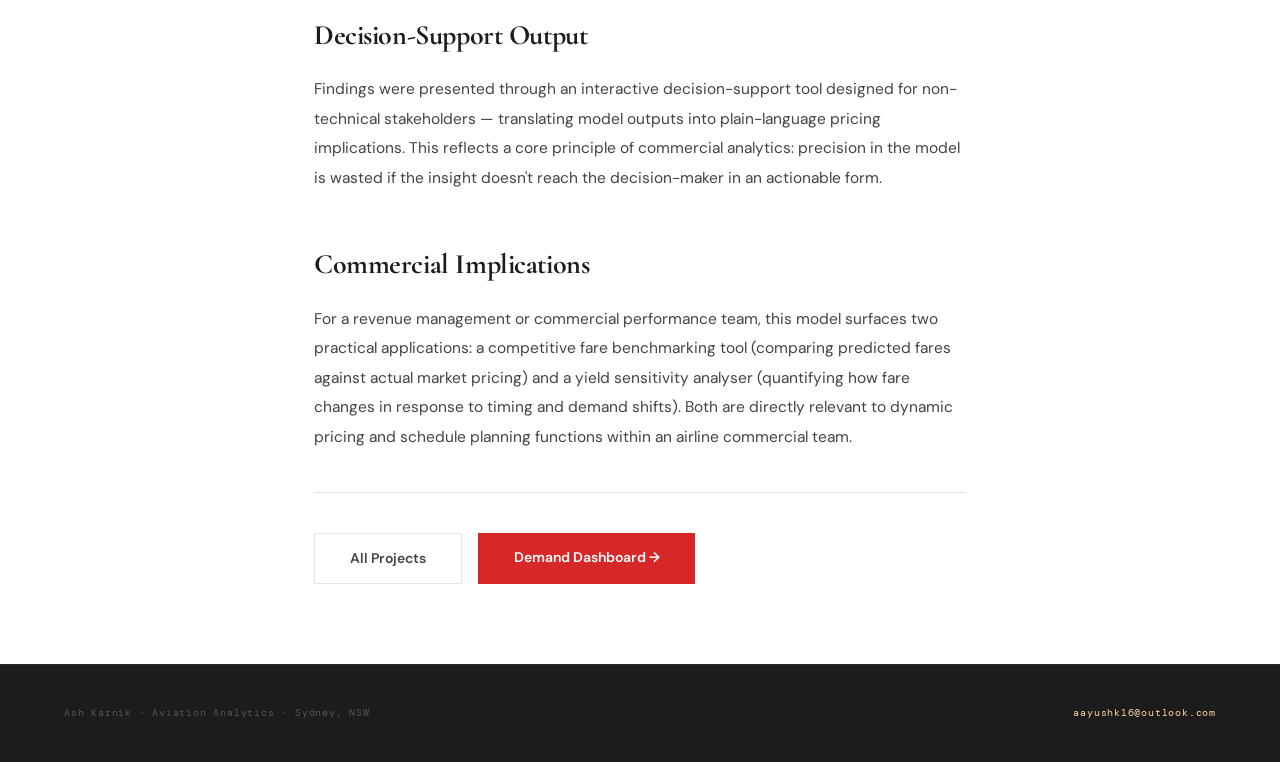
<file: airfare.html>
<!DOCTYPE html>
<html lang="en">
<head>
  <meta charset="UTF-8">
  <meta name="viewport" content="width=device-width, initial-scale=1.0">
  <title>Airline Fare Pricing Model — Ash Karnik</title>
  <link rel="preconnect" href="https://fonts.googleapis.com">
  <link href="https://fonts.googleapis.com/css2?family=Cormorant+Garamond:ital,wght@0,400;0,600;0,700;1,400;1,600&family=DM+Sans:wght@300;400;500;600&family=DM+Mono:wght@400;500&display=swap" rel="stylesheet">
  <style>
  :root{--white:#FFFFFF;--off-white:#FAF8F8;--salmon:#FF5D5D;--red:#D62828;--red-dark:#A81F1F;--peach:#FFD6A5;--ink:#111111;--ink-head:#1C1C1C;--ink-sub:#444444;--ink-muted:#777777;--border:#E5E5E5;--border-light:#F0F0F0;--f-head:'Cormorant Garamond',Georgia,serif;--f-body:'DM Sans',sans-serif;--f-mono:'DM Mono',monospace}
  *,*::before,*::after{box-sizing:border-box;margin:0;padding:0}
  html{scroll-behavior:smooth}
  body{background:var(--white);color:var(--ink);font-family:var(--f-body);font-weight:400;line-height:1.7;overflow-x:hidden}
  nav{position:fixed;top:0;left:0;right:0;z-index:9999;display:flex;justify-content:space-between;align-items:center;padding:1.1rem 4rem;background:#ffffff;border-bottom:1px solid #E5E5E5;box-shadow:0 2px 12px rgba(0,0,0,0.06)}
  .nav-logo{font-family:var(--f-body);font-size:0.95rem;font-weight:700;color:var(--ink-head);text-decoration:none;transition:color 0.2s}
  .nav-logo:hover{color:var(--red)}
  .nav-links{display:flex;gap:2rem;list-style:none}
  .nav-links a{font-family:var(--f-body);font-size:0.875rem;font-weight:500;color:var(--ink-sub);text-decoration:none;transition:color 0.2s;position:relative;padding-bottom:2px}
  .nav-links a::after{content:'';position:absolute;bottom:-2px;left:0;width:0;height:2px;background:var(--red);transition:width 0.25s}
  .nav-links a:hover{color:var(--ink-head)}
  .nav-links a:hover::after,.nav-links a.active::after{width:100%}
  .nav-links a.active{color:var(--red);font-weight:600}
  /* PAGE HERO */
  .page-hero{background:var(--ink-head);padding:6rem 4rem 4rem;position:relative;overflow:hidden}
  .page-hero::after{content:'';position:absolute;top:0;right:0;width:35%;height:100%;background:linear-gradient(135deg,transparent,rgba(214,40,40,0.07));pointer-events:none}
  .page-hero-inner{max-width:1100px;margin:0 auto}
  .back-link{font-family:var(--f-body);font-size:0.82rem;font-weight:500;color:rgba(255,255,255,0.45);text-decoration:none;display:inline-flex;align-items:center;gap:0.5rem;margin-bottom:2rem;transition:color 0.2s,gap 0.2s}
  .back-link:hover{color:rgba(255,255,255,0.8);gap:0.8rem}
  .proj-eyebrow{font-family:var(--f-mono);font-size:0.62rem;font-weight:500;letter-spacing:0.22em;text-transform:uppercase;color:var(--red);margin-bottom:1rem;display:flex;align-items:center;gap:0.75rem}
  .proj-eyebrow::before{content:'';width:20px;height:1px;background:var(--red);display:inline-block}
  .page-hero h1{font-family:var(--f-head);font-size:clamp(2.8rem,5.5vw,4.5rem);font-weight:700;line-height:1.0;color:#fff;letter-spacing:-0.025em;margin-bottom:1.5rem}
  .page-hero h1 em{font-style:italic;color:transparent;-webkit-text-stroke:1.5px var(--red)}
  .proj-meta{display:flex;gap:2.5rem;flex-wrap:wrap;padding-top:1.75rem;border-top:1px solid rgba(255,255,255,0.1)}
  .meta-item{display:flex;flex-direction:column;gap:0.25rem}
  .meta-label{font-family:var(--f-mono);font-size:0.58rem;font-weight:500;letter-spacing:0.16em;text-transform:uppercase;color:rgba(255,255,255,0.3)}
  .meta-value{font-family:var(--f-body);font-size:0.88rem;font-weight:500;color:rgba(255,255,255,0.7)}
  /* CONTENT */
  .proj-content{max-width:780px;margin:0 auto;padding:5rem 4rem}
  .proj-content h2{font-family:var(--f-head);font-size:1.75rem;font-weight:700;color:var(--ink-head);margin:3rem 0 1rem;letter-spacing:-0.015em}
  .proj-content h2:first-child{margin-top:0}
  .proj-content p{font-size:0.97rem;color:var(--ink-sub);line-height:1.9;margin-bottom:1rem}
  .proj-content ul{margin:0.75rem 0 1.25rem 1.25rem}
  .proj-content li{font-size:0.93rem;color:var(--ink-sub);line-height:1.75;margin-bottom:0.4rem}
  .finding-box{border-left:4px solid var(--red);background:var(--off-white);padding:1.5rem 1.75rem;margin:2.5rem 0}
  .finding-box::before{content:'Key finding';display:block;margin-bottom:0.5rem;font-family:var(--f-mono);font-size:0.6rem;font-weight:500;letter-spacing:0.16em;text-transform:uppercase;color:var(--red)}
  .finding-box p{color:var(--ink-head);font-weight:500;font-size:1rem;margin:0}
  /* NAV BETWEEN PROJECTS */
  .proj-nav{display:flex;gap:1rem;padding-top:2.5rem;margin-top:2.5rem;border-top:1px solid var(--border);flex-wrap:wrap}
  .btn-fill{display:inline-block;padding:0.8rem 2.2rem;background:var(--red);color:var(--white);font-family:var(--f-body);font-size:0.875rem;font-weight:600;text-decoration:none;transition:background 0.2s,transform 0.2s,box-shadow 0.2s}
  .btn-fill:hover{background:var(--red-dark);transform:translateY(-2px);box-shadow:0 8px 28px rgba(214,40,40,0.3)}
  .btn-ghost{display:inline-block;padding:0.8rem 2.2rem;border:1.5px solid var(--border);color:var(--ink-sub);font-family:var(--f-body);font-size:0.875rem;font-weight:600;text-decoration:none;transition:border-color 0.2s,color 0.2s,transform 0.2s}
  .btn-ghost:hover{border-color:var(--red);color:var(--red);transform:translateY(-2px)}
  footer{background:var(--ink-head);padding:2.5rem 4rem;display:flex;justify-content:space-between;align-items:center;border-top:1px solid rgba(255,255,255,0.06)}
  footer p{font-family:var(--f-mono);font-size:0.62rem;letter-spacing:0.08em;color:rgba(255,255,255,0.25)}
  .footer-accent{color:var(--peach)}
  @media(max-width:768px){nav{padding:1rem 1.5rem}.page-hero{padding:5rem 1.5rem 3rem}.proj-content{padding:3rem 1.5rem}footer{flex-direction:column;gap:0.5rem;padding:2rem 1.5rem;text-align:center}}
</style>
</head>
<body>

<nav>
  <a href="../index.html" class="nav-logo">Ash Karnik</a>
  <ul class="nav-links">
    <li><a href="../index.html">Home</a></li>
    <li><a href="../projects.html" class="active">Projects</a></li>
    <li><a href="../about.html">About</a></li>
    <li><a href="../contact.html">Contact</a></li>
  </ul>
</nav>

<div class="page-hero">
  <div class="page-hero-inner">
    <a href="../projects.html" class="back-link">← All Projects</a>
    <p class="proj-eyebrow">Project 01 · Python · Machine Learning</p>
    <h1>Airline Fare<br><em>Pricing Model</em></h1>
    <div class="proj-meta">
      <div class="meta-item"><span class="meta-label">Dataset</span><span class="meta-value">Open aviation fare data</span></div>
        <div class="meta-item"><span class="meta-label">Accuracy</span><span class="meta-value">98.4% across 6 models</span></div>
        <div class="meta-item"><span class="meta-label">Methods</span><span class="meta-value">Regression · Ensemble · MAE · RMSE</span></div>
        <div class="meta-item"><span class="meta-label">Tools</span><span class="meta-value">Python · scikit-learn · pandas</span></div>
    </div>
  </div>
</div>

<div class="proj-content">

      <h2>The Problem</h2>
      <p>Airline ticket pricing is one of the most complex revenue management challenges in commercial aviation. Fares fluctuate based on route, carrier, departure timing, booking window, seat class, and demand dynamics — often within the same hour. Understanding the relative weight of each driver is critical for pricing strategy, competitive benchmarking, and yield optimisation.</p>
      <p>This project builds a predictive model for airline ticket fares, treating the problem as a structured regression task and evaluating six distinct modelling approaches to identify the most reliable solution.</p>
      <h2>Data & Feature Engineering</h2>
      <p>Business variables — route, airline, departure timing, and booking characteristics — were translated into structured analytical features. Key engineering steps included encoding categorical variables (carrier, origin/destination), extracting time-based features (day of week, time-to-departure, season), and normalising continuous inputs for model comparability.</p>
      <p>Models evaluated across the six approaches included:</p>
      <ul>
        <li>Linear regression (baseline)</li>
        <li>Ridge and Lasso regularised regression</li>
        <li>Decision tree regressor</li>
        <li>Random forest ensemble</li>
        <li>Gradient boosting (XGBoost)</li>
      </ul>
      <div class="finding-box"><p>Gradient boosting delivered the highest accuracy at 98.4%, with departure timing and booking window emerging as the most influential fare drivers — outweighing route distance in predictive importance.</p></div>
      <h2>Decision-Support Output</h2>
      <p>Findings were presented through an interactive decision-support tool designed for non-technical stakeholders — translating model outputs into plain-language pricing implications. This reflects a core principle of commercial analytics: precision in the model is wasted if the insight doesn't reach the decision-maker in an actionable form.</p>
      <h2>Commercial Implications</h2>
      <p>For a revenue management or commercial performance team, this model surfaces two practical applications: a competitive fare benchmarking tool (comparing predicted fares against actual market pricing) and a yield sensitivity analyser (quantifying how fare changes in response to timing and demand shifts). Both are directly relevant to dynamic pricing and schedule planning functions within an airline commercial team.</p>

  <div class="proj-nav">
    
    <a href="../projects.html" class="btn-ghost">All Projects</a>
    <a href="demand.html" class="btn-fill">Demand Dashboard →</a>
  </div>
</div>

<footer>
  <p>Ash Karnik · Aviation Analytics · Sydney, NSW</p>
  <p><span class="footer-accent">aayushk16@outlook.com</span></p>
</footer>
</body>
</html>
</file>
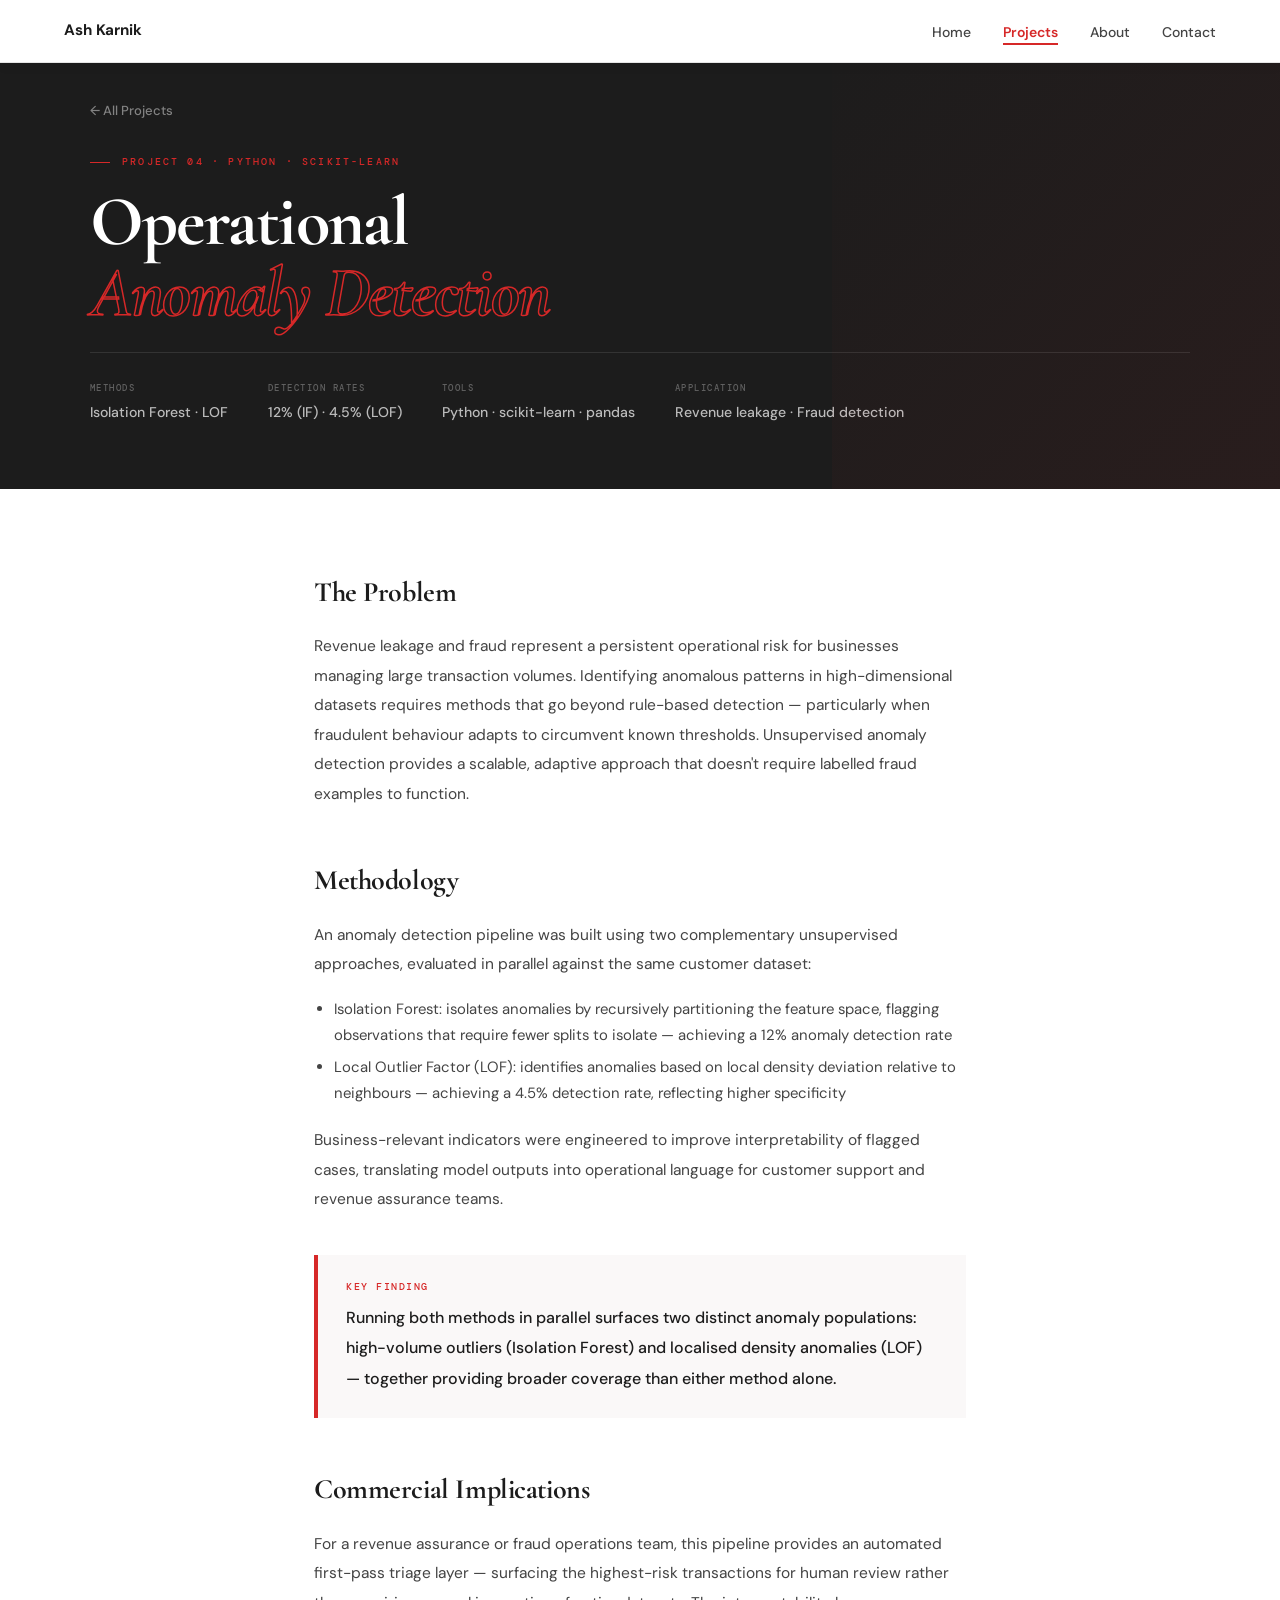
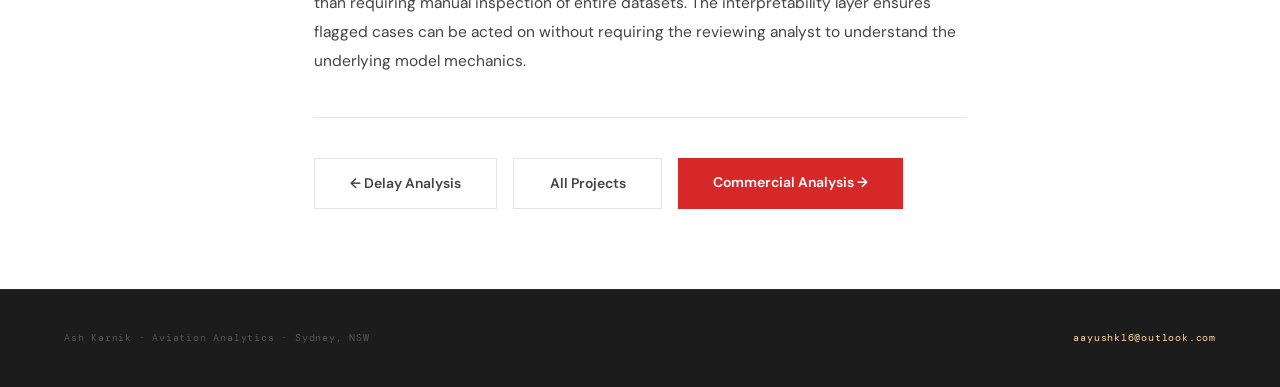
<file: anomaly.html>
<!DOCTYPE html>
<html lang="en">
<head>
  <meta charset="UTF-8">
  <meta name="viewport" content="width=device-width, initial-scale=1.0">
  <title>Anomaly Detection — Ash Karnik</title>
  <link rel="preconnect" href="https://fonts.googleapis.com">
  <link href="https://fonts.googleapis.com/css2?family=Cormorant+Garamond:ital,wght@0,400;0,600;0,700;1,400;1,600&family=DM+Sans:wght@300;400;500;600&family=DM+Mono:wght@400;500&display=swap" rel="stylesheet">
  <style>
  :root{--white:#FFFFFF;--off-white:#FAF8F8;--salmon:#FF5D5D;--red:#D62828;--red-dark:#A81F1F;--peach:#FFD6A5;--ink:#111111;--ink-head:#1C1C1C;--ink-sub:#444444;--ink-muted:#777777;--border:#E5E5E5;--border-light:#F0F0F0;--f-head:'Cormorant Garamond',Georgia,serif;--f-body:'DM Sans',sans-serif;--f-mono:'DM Mono',monospace}
  *,*::before,*::after{box-sizing:border-box;margin:0;padding:0}
  html{scroll-behavior:smooth}
  body{background:var(--white);color:var(--ink);font-family:var(--f-body);font-weight:400;line-height:1.7;overflow-x:hidden}
  nav{position:fixed;top:0;left:0;right:0;z-index:9999;display:flex;justify-content:space-between;align-items:center;padding:1.1rem 4rem;background:#ffffff;border-bottom:1px solid #E5E5E5;box-shadow:0 2px 12px rgba(0,0,0,0.06)}
  .nav-logo{font-family:var(--f-body);font-size:0.95rem;font-weight:700;color:var(--ink-head);text-decoration:none;transition:color 0.2s}
  .nav-logo:hover{color:var(--red)}
  .nav-links{display:flex;gap:2rem;list-style:none}
  .nav-links a{font-family:var(--f-body);font-size:0.875rem;font-weight:500;color:var(--ink-sub);text-decoration:none;transition:color 0.2s;position:relative;padding-bottom:2px}
  .nav-links a::after{content:'';position:absolute;bottom:-2px;left:0;width:0;height:2px;background:var(--red);transition:width 0.25s}
  .nav-links a:hover{color:var(--ink-head)}
  .nav-links a:hover::after,.nav-links a.active::after{width:100%}
  .nav-links a.active{color:var(--red);font-weight:600}
  /* PAGE HERO */
  .page-hero{background:var(--ink-head);padding:6rem 4rem 4rem;position:relative;overflow:hidden}
  .page-hero::after{content:'';position:absolute;top:0;right:0;width:35%;height:100%;background:linear-gradient(135deg,transparent,rgba(214,40,40,0.07));pointer-events:none}
  .page-hero-inner{max-width:1100px;margin:0 auto}
  .back-link{font-family:var(--f-body);font-size:0.82rem;font-weight:500;color:rgba(255,255,255,0.45);text-decoration:none;display:inline-flex;align-items:center;gap:0.5rem;margin-bottom:2rem;transition:color 0.2s,gap 0.2s}
  .back-link:hover{color:rgba(255,255,255,0.8);gap:0.8rem}
  .proj-eyebrow{font-family:var(--f-mono);font-size:0.62rem;font-weight:500;letter-spacing:0.22em;text-transform:uppercase;color:var(--red);margin-bottom:1rem;display:flex;align-items:center;gap:0.75rem}
  .proj-eyebrow::before{content:'';width:20px;height:1px;background:var(--red);display:inline-block}
  .page-hero h1{font-family:var(--f-head);font-size:clamp(2.8rem,5.5vw,4.5rem);font-weight:700;line-height:1.0;color:#fff;letter-spacing:-0.025em;margin-bottom:1.5rem}
  .page-hero h1 em{font-style:italic;color:transparent;-webkit-text-stroke:1.5px var(--red)}
  .proj-meta{display:flex;gap:2.5rem;flex-wrap:wrap;padding-top:1.75rem;border-top:1px solid rgba(255,255,255,0.1)}
  .meta-item{display:flex;flex-direction:column;gap:0.25rem}
  .meta-label{font-family:var(--f-mono);font-size:0.58rem;font-weight:500;letter-spacing:0.16em;text-transform:uppercase;color:rgba(255,255,255,0.3)}
  .meta-value{font-family:var(--f-body);font-size:0.88rem;font-weight:500;color:rgba(255,255,255,0.7)}
  /* CONTENT */
  .proj-content{max-width:780px;margin:0 auto;padding:5rem 4rem}
  .proj-content h2{font-family:var(--f-head);font-size:1.75rem;font-weight:700;color:var(--ink-head);margin:3rem 0 1rem;letter-spacing:-0.015em}
  .proj-content h2:first-child{margin-top:0}
  .proj-content p{font-size:0.97rem;color:var(--ink-sub);line-height:1.9;margin-bottom:1rem}
  .proj-content ul{margin:0.75rem 0 1.25rem 1.25rem}
  .proj-content li{font-size:0.93rem;color:var(--ink-sub);line-height:1.75;margin-bottom:0.4rem}
  .finding-box{border-left:4px solid var(--red);background:var(--off-white);padding:1.5rem 1.75rem;margin:2.5rem 0}
  .finding-box::before{content:'Key finding';display:block;margin-bottom:0.5rem;font-family:var(--f-mono);font-size:0.6rem;font-weight:500;letter-spacing:0.16em;text-transform:uppercase;color:var(--red)}
  .finding-box p{color:var(--ink-head);font-weight:500;font-size:1rem;margin:0}
  /* NAV BETWEEN PROJECTS */
  .proj-nav{display:flex;gap:1rem;padding-top:2.5rem;margin-top:2.5rem;border-top:1px solid var(--border);flex-wrap:wrap}
  .btn-fill{display:inline-block;padding:0.8rem 2.2rem;background:var(--red);color:var(--white);font-family:var(--f-body);font-size:0.875rem;font-weight:600;text-decoration:none;transition:background 0.2s,transform 0.2s,box-shadow 0.2s}
  .btn-fill:hover{background:var(--red-dark);transform:translateY(-2px);box-shadow:0 8px 28px rgba(214,40,40,0.3)}
  .btn-ghost{display:inline-block;padding:0.8rem 2.2rem;border:1.5px solid var(--border);color:var(--ink-sub);font-family:var(--f-body);font-size:0.875rem;font-weight:600;text-decoration:none;transition:border-color 0.2s,color 0.2s,transform 0.2s}
  .btn-ghost:hover{border-color:var(--red);color:var(--red);transform:translateY(-2px)}
  footer{background:var(--ink-head);padding:2.5rem 4rem;display:flex;justify-content:space-between;align-items:center;border-top:1px solid rgba(255,255,255,0.06)}
  footer p{font-family:var(--f-mono);font-size:0.62rem;letter-spacing:0.08em;color:rgba(255,255,255,0.25)}
  .footer-accent{color:var(--peach)}
  @media(max-width:768px){nav{padding:1rem 1.5rem}.page-hero{padding:5rem 1.5rem 3rem}.proj-content{padding:3rem 1.5rem}footer{flex-direction:column;gap:0.5rem;padding:2rem 1.5rem;text-align:center}}
</style>
</head>
<body>

<nav>
  <a href="../index.html" class="nav-logo">Ash Karnik</a>
  <ul class="nav-links">
    <li><a href="../index.html">Home</a></li>
    <li><a href="../projects.html" class="active">Projects</a></li>
    <li><a href="../about.html">About</a></li>
    <li><a href="../contact.html">Contact</a></li>
  </ul>
</nav>

<div class="page-hero">
  <div class="page-hero-inner">
    <a href="../projects.html" class="back-link">← All Projects</a>
    <p class="proj-eyebrow">Project 04 · Python · scikit-learn</p>
    <h1>Operational<br><em>Anomaly Detection</em></h1>
    <div class="proj-meta">
      <div class="meta-item"><span class="meta-label">Methods</span><span class="meta-value">Isolation Forest · LOF</span></div>
        <div class="meta-item"><span class="meta-label">Detection rates</span><span class="meta-value">12% (IF) · 4.5% (LOF)</span></div>
        <div class="meta-item"><span class="meta-label">Tools</span><span class="meta-value">Python · scikit-learn · pandas</span></div>
        <div class="meta-item"><span class="meta-label">Application</span><span class="meta-value">Revenue leakage · Fraud detection</span></div>
    </div>
  </div>
</div>

<div class="proj-content">

      <h2>The Problem</h2>
      <p>Revenue leakage and fraud represent a persistent operational risk for businesses managing large transaction volumes. Identifying anomalous patterns in high-dimensional datasets requires methods that go beyond rule-based detection — particularly when fraudulent behaviour adapts to circumvent known thresholds. Unsupervised anomaly detection provides a scalable, adaptive approach that doesn't require labelled fraud examples to function.</p>
      <h2>Methodology</h2>
      <p>An anomaly detection pipeline was built using two complementary unsupervised approaches, evaluated in parallel against the same customer dataset:</p>
      <ul>
        <li>Isolation Forest: isolates anomalies by recursively partitioning the feature space, flagging observations that require fewer splits to isolate — achieving a 12% anomaly detection rate</li>
        <li>Local Outlier Factor (LOF): identifies anomalies based on local density deviation relative to neighbours — achieving a 4.5% detection rate, reflecting higher specificity</li>
      </ul>
      <p>Business-relevant indicators were engineered to improve interpretability of flagged cases, translating model outputs into operational language for customer support and revenue assurance teams.</p>
      <div class="finding-box"><p>Running both methods in parallel surfaces two distinct anomaly populations: high-volume outliers (Isolation Forest) and localised density anomalies (LOF) — together providing broader coverage than either method alone.</p></div>
      <h2>Commercial Implications</h2>
      <p>For a revenue assurance or fraud operations team, this pipeline provides an automated first-pass triage layer — surfacing the highest-risk transactions for human review rather than requiring manual inspection of entire datasets. The interpretability layer ensures flagged cases can be acted on without requiring the reviewing analyst to understand the underlying model mechanics.</p>

  <div class="proj-nav">
    <a href="efficiency.html" class="btn-ghost">← Delay Analysis</a>
    <a href="../projects.html" class="btn-ghost">All Projects</a>
    <a href="commercial.html" class="btn-fill">Commercial Analysis →</a>
  </div>
</div>

<footer>
  <p>Ash Karnik · Aviation Analytics · Sydney, NSW</p>
  <p><span class="footer-accent">aayushk16@outlook.com</span></p>
</footer>
</body>
</html>
</file>
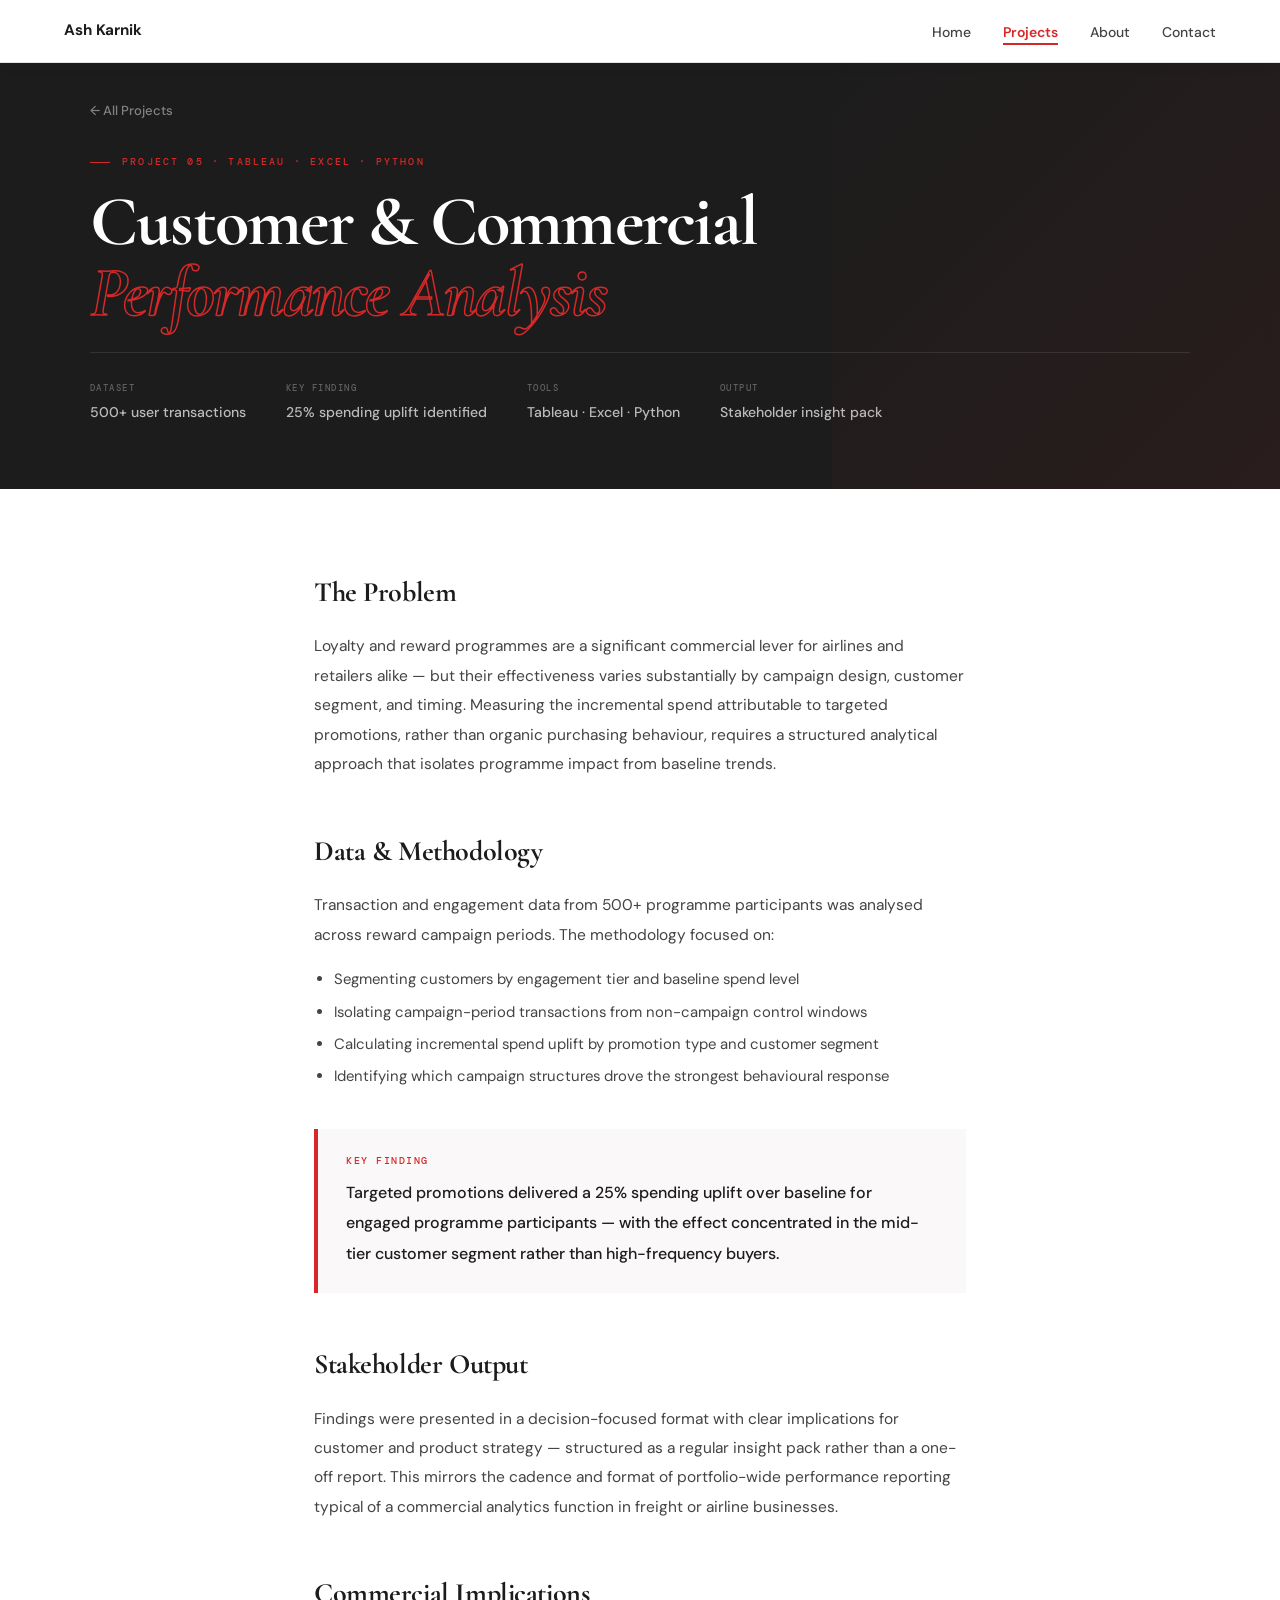
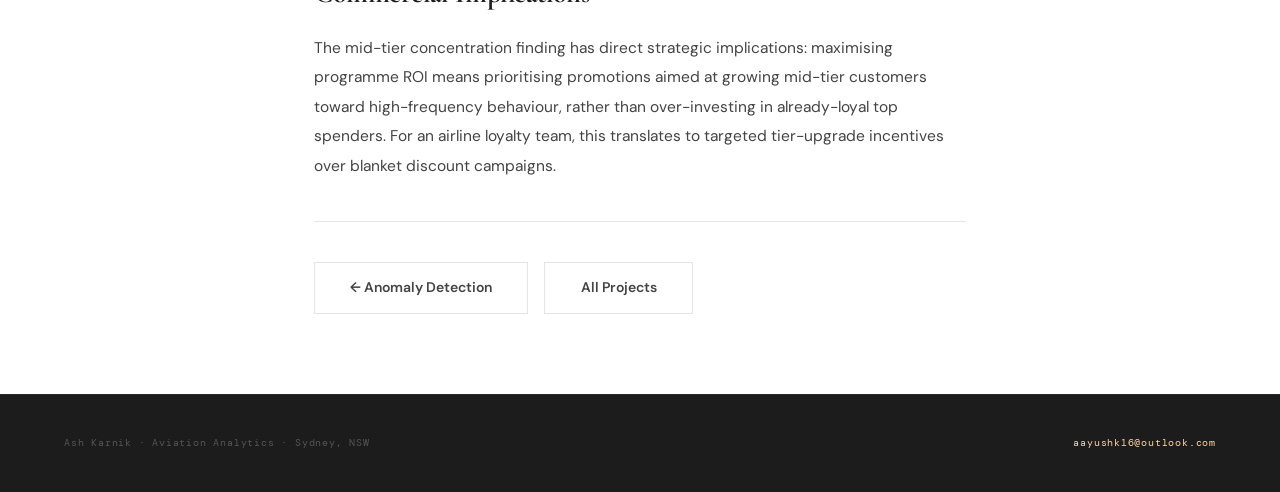
<file: commercial.html>
<!DOCTYPE html>
<html lang="en">
<head>
  <meta charset="UTF-8">
  <meta name="viewport" content="width=device-width, initial-scale=1.0">
  <title>Commercial Performance Analysis — Ash Karnik</title>
  <link rel="preconnect" href="https://fonts.googleapis.com">
  <link href="https://fonts.googleapis.com/css2?family=Cormorant+Garamond:ital,wght@0,400;0,600;0,700;1,400;1,600&family=DM+Sans:wght@300;400;500;600&family=DM+Mono:wght@400;500&display=swap" rel="stylesheet">
  <style>
  :root{--white:#FFFFFF;--off-white:#FAF8F8;--salmon:#FF5D5D;--red:#D62828;--red-dark:#A81F1F;--peach:#FFD6A5;--ink:#111111;--ink-head:#1C1C1C;--ink-sub:#444444;--ink-muted:#777777;--border:#E5E5E5;--border-light:#F0F0F0;--f-head:'Cormorant Garamond',Georgia,serif;--f-body:'DM Sans',sans-serif;--f-mono:'DM Mono',monospace}
  *,*::before,*::after{box-sizing:border-box;margin:0;padding:0}
  html{scroll-behavior:smooth}
  body{background:var(--white);color:var(--ink);font-family:var(--f-body);font-weight:400;line-height:1.7;overflow-x:hidden}
  nav{position:fixed;top:0;left:0;right:0;z-index:9999;display:flex;justify-content:space-between;align-items:center;padding:1.1rem 4rem;background:#ffffff;border-bottom:1px solid #E5E5E5;box-shadow:0 2px 12px rgba(0,0,0,0.06)}
  .nav-logo{font-family:var(--f-body);font-size:0.95rem;font-weight:700;color:var(--ink-head);text-decoration:none;transition:color 0.2s}
  .nav-logo:hover{color:var(--red)}
  .nav-links{display:flex;gap:2rem;list-style:none}
  .nav-links a{font-family:var(--f-body);font-size:0.875rem;font-weight:500;color:var(--ink-sub);text-decoration:none;transition:color 0.2s;position:relative;padding-bottom:2px}
  .nav-links a::after{content:'';position:absolute;bottom:-2px;left:0;width:0;height:2px;background:var(--red);transition:width 0.25s}
  .nav-links a:hover{color:var(--ink-head)}
  .nav-links a:hover::after,.nav-links a.active::after{width:100%}
  .nav-links a.active{color:var(--red);font-weight:600}
  /* PAGE HERO */
  .page-hero{background:var(--ink-head);padding:6rem 4rem 4rem;position:relative;overflow:hidden}
  .page-hero::after{content:'';position:absolute;top:0;right:0;width:35%;height:100%;background:linear-gradient(135deg,transparent,rgba(214,40,40,0.07));pointer-events:none}
  .page-hero-inner{max-width:1100px;margin:0 auto}
  .back-link{font-family:var(--f-body);font-size:0.82rem;font-weight:500;color:rgba(255,255,255,0.45);text-decoration:none;display:inline-flex;align-items:center;gap:0.5rem;margin-bottom:2rem;transition:color 0.2s,gap 0.2s}
  .back-link:hover{color:rgba(255,255,255,0.8);gap:0.8rem}
  .proj-eyebrow{font-family:var(--f-mono);font-size:0.62rem;font-weight:500;letter-spacing:0.22em;text-transform:uppercase;color:var(--red);margin-bottom:1rem;display:flex;align-items:center;gap:0.75rem}
  .proj-eyebrow::before{content:'';width:20px;height:1px;background:var(--red);display:inline-block}
  .page-hero h1{font-family:var(--f-head);font-size:clamp(2.8rem,5.5vw,4.5rem);font-weight:700;line-height:1.0;color:#fff;letter-spacing:-0.025em;margin-bottom:1.5rem}
  .page-hero h1 em{font-style:italic;color:transparent;-webkit-text-stroke:1.5px var(--red)}
  .proj-meta{display:flex;gap:2.5rem;flex-wrap:wrap;padding-top:1.75rem;border-top:1px solid rgba(255,255,255,0.1)}
  .meta-item{display:flex;flex-direction:column;gap:0.25rem}
  .meta-label{font-family:var(--f-mono);font-size:0.58rem;font-weight:500;letter-spacing:0.16em;text-transform:uppercase;color:rgba(255,255,255,0.3)}
  .meta-value{font-family:var(--f-body);font-size:0.88rem;font-weight:500;color:rgba(255,255,255,0.7)}
  /* CONTENT */
  .proj-content{max-width:780px;margin:0 auto;padding:5rem 4rem}
  .proj-content h2{font-family:var(--f-head);font-size:1.75rem;font-weight:700;color:var(--ink-head);margin:3rem 0 1rem;letter-spacing:-0.015em}
  .proj-content h2:first-child{margin-top:0}
  .proj-content p{font-size:0.97rem;color:var(--ink-sub);line-height:1.9;margin-bottom:1rem}
  .proj-content ul{margin:0.75rem 0 1.25rem 1.25rem}
  .proj-content li{font-size:0.93rem;color:var(--ink-sub);line-height:1.75;margin-bottom:0.4rem}
  .finding-box{border-left:4px solid var(--red);background:var(--off-white);padding:1.5rem 1.75rem;margin:2.5rem 0}
  .finding-box::before{content:'Key finding';display:block;margin-bottom:0.5rem;font-family:var(--f-mono);font-size:0.6rem;font-weight:500;letter-spacing:0.16em;text-transform:uppercase;color:var(--red)}
  .finding-box p{color:var(--ink-head);font-weight:500;font-size:1rem;margin:0}
  /* NAV BETWEEN PROJECTS */
  .proj-nav{display:flex;gap:1rem;padding-top:2.5rem;margin-top:2.5rem;border-top:1px solid var(--border);flex-wrap:wrap}
  .btn-fill{display:inline-block;padding:0.8rem 2.2rem;background:var(--red);color:var(--white);font-family:var(--f-body);font-size:0.875rem;font-weight:600;text-decoration:none;transition:background 0.2s,transform 0.2s,box-shadow 0.2s}
  .btn-fill:hover{background:var(--red-dark);transform:translateY(-2px);box-shadow:0 8px 28px rgba(214,40,40,0.3)}
  .btn-ghost{display:inline-block;padding:0.8rem 2.2rem;border:1.5px solid var(--border);color:var(--ink-sub);font-family:var(--f-body);font-size:0.875rem;font-weight:600;text-decoration:none;transition:border-color 0.2s,color 0.2s,transform 0.2s}
  .btn-ghost:hover{border-color:var(--red);color:var(--red);transform:translateY(-2px)}
  footer{background:var(--ink-head);padding:2.5rem 4rem;display:flex;justify-content:space-between;align-items:center;border-top:1px solid rgba(255,255,255,0.06)}
  footer p{font-family:var(--f-mono);font-size:0.62rem;letter-spacing:0.08em;color:rgba(255,255,255,0.25)}
  .footer-accent{color:var(--peach)}
  @media(max-width:768px){nav{padding:1rem 1.5rem}.page-hero{padding:5rem 1.5rem 3rem}.proj-content{padding:3rem 1.5rem}footer{flex-direction:column;gap:0.5rem;padding:2rem 1.5rem;text-align:center}}
</style>
</head>
<body>

<nav>
  <a href="../index.html" class="nav-logo">Ash Karnik</a>
  <ul class="nav-links">
    <li><a href="../index.html">Home</a></li>
    <li><a href="../projects.html" class="active">Projects</a></li>
    <li><a href="../about.html">About</a></li>
    <li><a href="../contact.html">Contact</a></li>
  </ul>
</nav>

<div class="page-hero">
  <div class="page-hero-inner">
    <a href="../projects.html" class="back-link">← All Projects</a>
    <p class="proj-eyebrow">Project 05 · Tableau · Excel · Python</p>
    <h1>Customer & Commercial<br><em>Performance Analysis</em></h1>
    <div class="proj-meta">
      <div class="meta-item"><span class="meta-label">Dataset</span><span class="meta-value">500+ user transactions</span></div>
        <div class="meta-item"><span class="meta-label">Key finding</span><span class="meta-value">25% spending uplift identified</span></div>
        <div class="meta-item"><span class="meta-label">Tools</span><span class="meta-value">Tableau · Excel · Python</span></div>
        <div class="meta-item"><span class="meta-label">Output</span><span class="meta-value">Stakeholder insight pack</span></div>
    </div>
  </div>
</div>

<div class="proj-content">

      <h2>The Problem</h2>
      <p>Loyalty and reward programmes are a significant commercial lever for airlines and retailers alike — but their effectiveness varies substantially by campaign design, customer segment, and timing. Measuring the incremental spend attributable to targeted promotions, rather than organic purchasing behaviour, requires a structured analytical approach that isolates programme impact from baseline trends.</p>
      <h2>Data & Methodology</h2>
      <p>Transaction and engagement data from 500+ programme participants was analysed across reward campaign periods. The methodology focused on:</p>
      <ul>
        <li>Segmenting customers by engagement tier and baseline spend level</li>
        <li>Isolating campaign-period transactions from non-campaign control windows</li>
        <li>Calculating incremental spend uplift by promotion type and customer segment</li>
        <li>Identifying which campaign structures drove the strongest behavioural response</li>
      </ul>
      <div class="finding-box"><p>Targeted promotions delivered a 25% spending uplift over baseline for engaged programme participants — with the effect concentrated in the mid-tier customer segment rather than high-frequency buyers.</p></div>
      <h2>Stakeholder Output</h2>
      <p>Findings were presented in a decision-focused format with clear implications for customer and product strategy — structured as a regular insight pack rather than a one-off report. This mirrors the cadence and format of portfolio-wide performance reporting typical of a commercial analytics function in freight or airline businesses.</p>
      <h2>Commercial Implications</h2>
      <p>The mid-tier concentration finding has direct strategic implications: maximising programme ROI means prioritising promotions aimed at growing mid-tier customers toward high-frequency behaviour, rather than over-investing in already-loyal top spenders. For an airline loyalty team, this translates to targeted tier-upgrade incentives over blanket discount campaigns.</p>

  <div class="proj-nav">
    <a href="anomaly.html" class="btn-ghost">← Anomaly Detection</a>
    <a href="../projects.html" class="btn-ghost">All Projects</a>
    
  </div>
</div>

<footer>
  <p>Ash Karnik · Aviation Analytics · Sydney, NSW</p>
  <p><span class="footer-accent">aayushk16@outlook.com</span></p>
</footer>
</body>
</html>
</file>
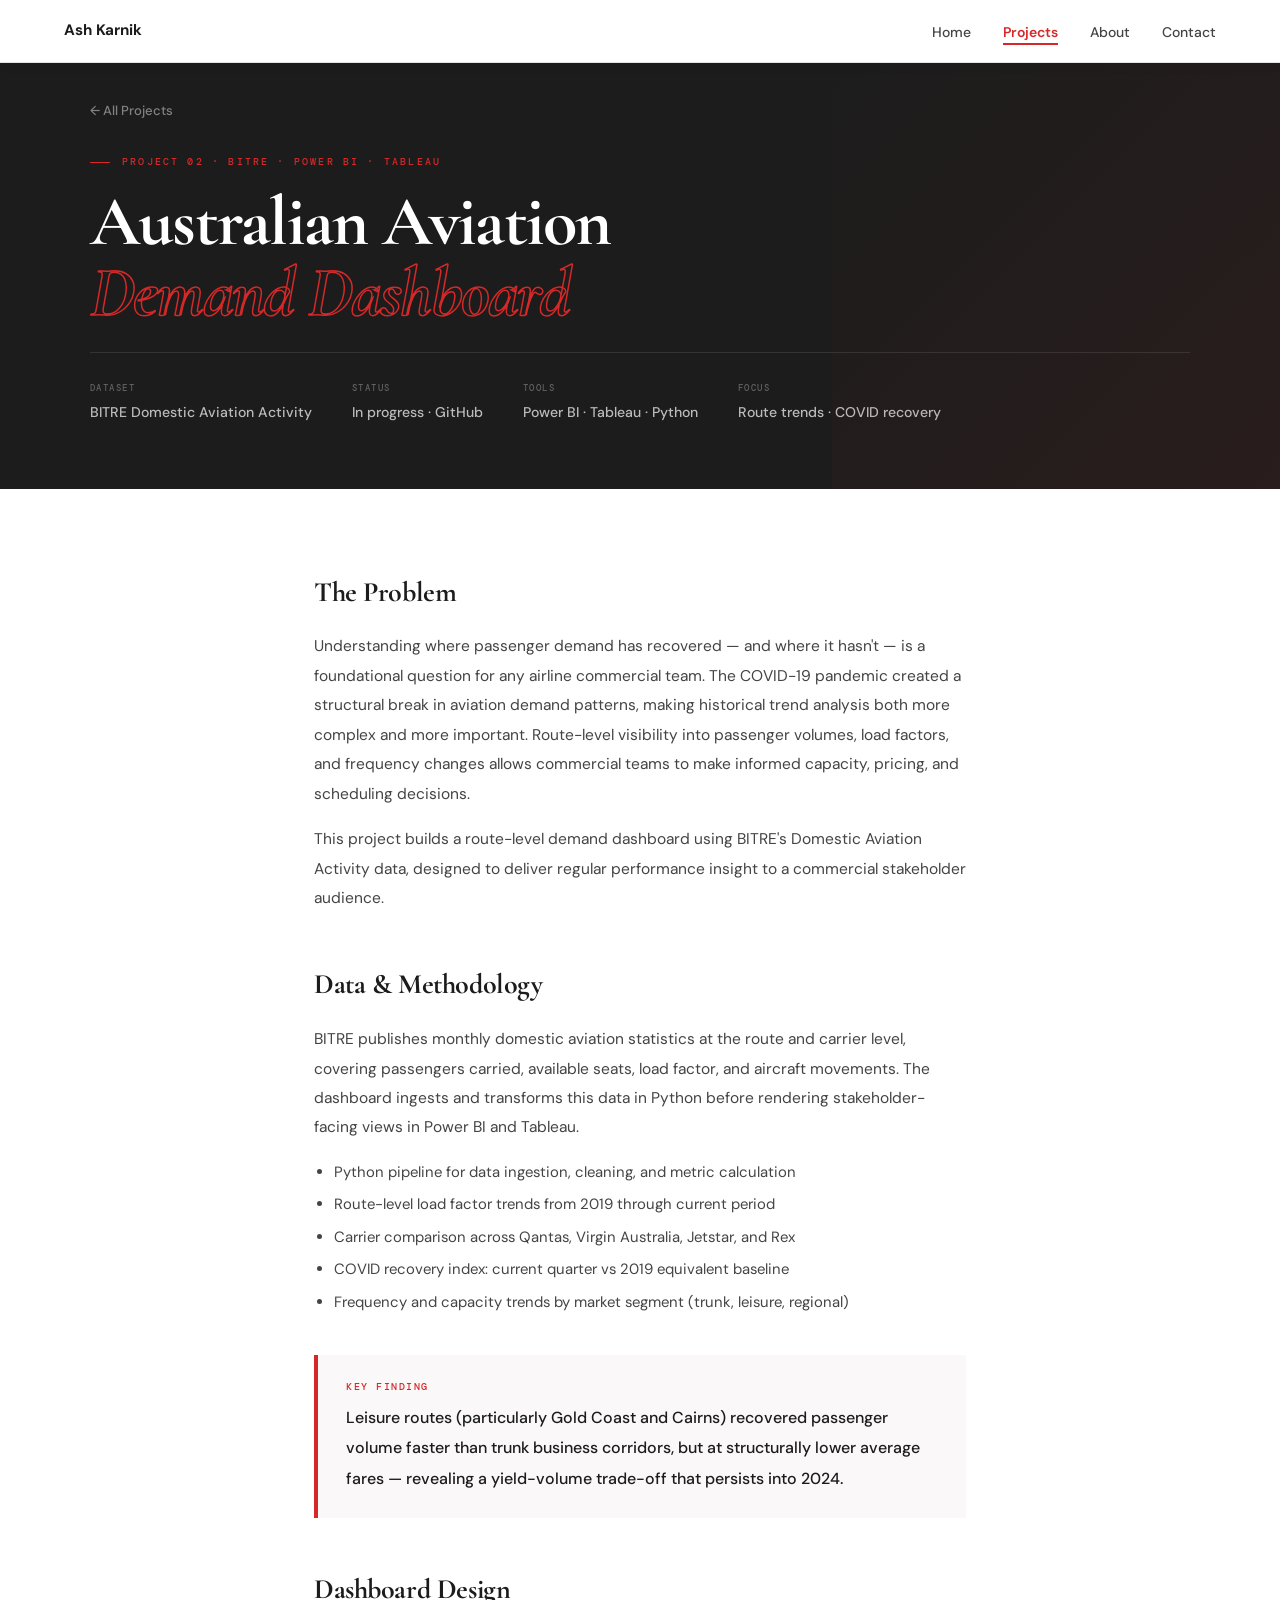
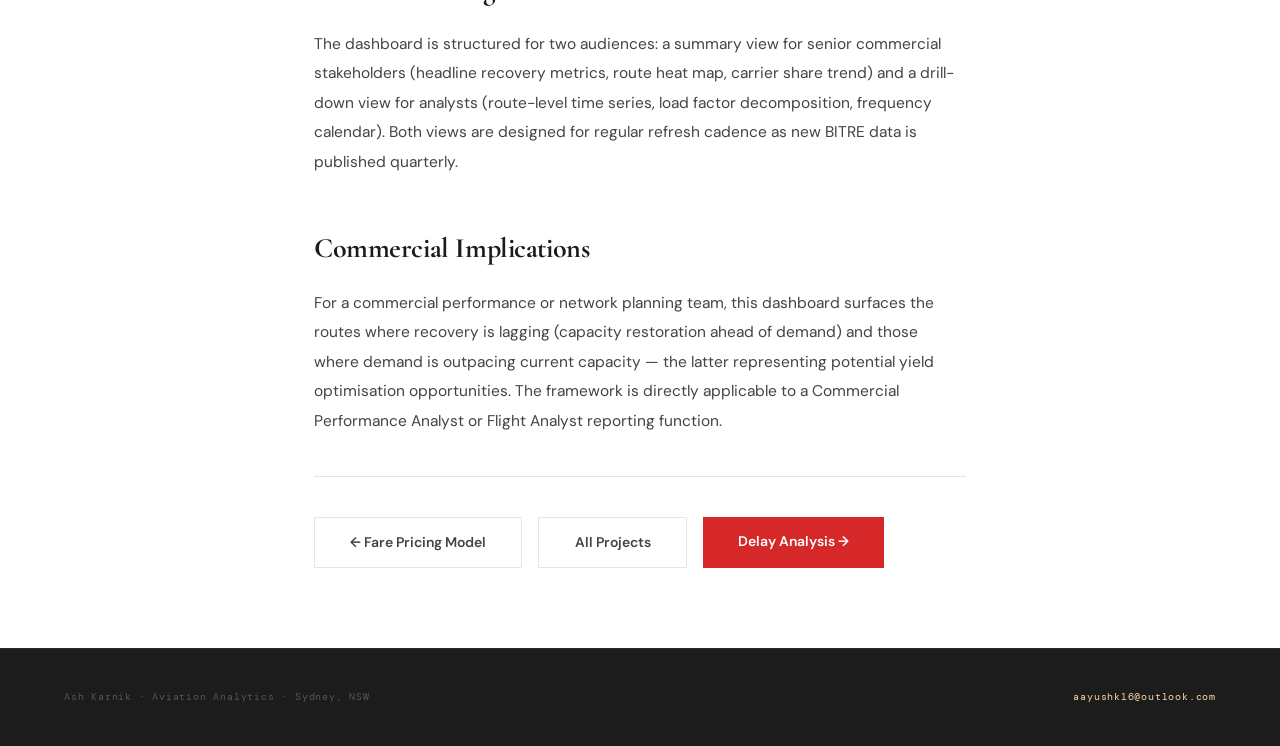
<file: demand.html>
<!DOCTYPE html>
<html lang="en">
<head>
  <meta charset="UTF-8">
  <meta name="viewport" content="width=device-width, initial-scale=1.0">
  <title>Aviation Demand Dashboard — Ash Karnik</title>
  <link rel="preconnect" href="https://fonts.googleapis.com">
  <link href="https://fonts.googleapis.com/css2?family=Cormorant+Garamond:ital,wght@0,400;0,600;0,700;1,400;1,600&family=DM+Sans:wght@300;400;500;600&family=DM+Mono:wght@400;500&display=swap" rel="stylesheet">
  <style>
  :root{--white:#FFFFFF;--off-white:#FAF8F8;--salmon:#FF5D5D;--red:#D62828;--red-dark:#A81F1F;--peach:#FFD6A5;--ink:#111111;--ink-head:#1C1C1C;--ink-sub:#444444;--ink-muted:#777777;--border:#E5E5E5;--border-light:#F0F0F0;--f-head:'Cormorant Garamond',Georgia,serif;--f-body:'DM Sans',sans-serif;--f-mono:'DM Mono',monospace}
  *,*::before,*::after{box-sizing:border-box;margin:0;padding:0}
  html{scroll-behavior:smooth}
  body{background:var(--white);color:var(--ink);font-family:var(--f-body);font-weight:400;line-height:1.7;overflow-x:hidden}
  nav{position:fixed;top:0;left:0;right:0;z-index:9999;display:flex;justify-content:space-between;align-items:center;padding:1.1rem 4rem;background:#ffffff;border-bottom:1px solid #E5E5E5;box-shadow:0 2px 12px rgba(0,0,0,0.06)}
  .nav-logo{font-family:var(--f-body);font-size:0.95rem;font-weight:700;color:var(--ink-head);text-decoration:none;transition:color 0.2s}
  .nav-logo:hover{color:var(--red)}
  .nav-links{display:flex;gap:2rem;list-style:none}
  .nav-links a{font-family:var(--f-body);font-size:0.875rem;font-weight:500;color:var(--ink-sub);text-decoration:none;transition:color 0.2s;position:relative;padding-bottom:2px}
  .nav-links a::after{content:'';position:absolute;bottom:-2px;left:0;width:0;height:2px;background:var(--red);transition:width 0.25s}
  .nav-links a:hover{color:var(--ink-head)}
  .nav-links a:hover::after,.nav-links a.active::after{width:100%}
  .nav-links a.active{color:var(--red);font-weight:600}
  /* PAGE HERO */
  .page-hero{background:var(--ink-head);padding:6rem 4rem 4rem;position:relative;overflow:hidden}
  .page-hero::after{content:'';position:absolute;top:0;right:0;width:35%;height:100%;background:linear-gradient(135deg,transparent,rgba(214,40,40,0.07));pointer-events:none}
  .page-hero-inner{max-width:1100px;margin:0 auto}
  .back-link{font-family:var(--f-body);font-size:0.82rem;font-weight:500;color:rgba(255,255,255,0.45);text-decoration:none;display:inline-flex;align-items:center;gap:0.5rem;margin-bottom:2rem;transition:color 0.2s,gap 0.2s}
  .back-link:hover{color:rgba(255,255,255,0.8);gap:0.8rem}
  .proj-eyebrow{font-family:var(--f-mono);font-size:0.62rem;font-weight:500;letter-spacing:0.22em;text-transform:uppercase;color:var(--red);margin-bottom:1rem;display:flex;align-items:center;gap:0.75rem}
  .proj-eyebrow::before{content:'';width:20px;height:1px;background:var(--red);display:inline-block}
  .page-hero h1{font-family:var(--f-head);font-size:clamp(2.8rem,5.5vw,4.5rem);font-weight:700;line-height:1.0;color:#fff;letter-spacing:-0.025em;margin-bottom:1.5rem}
  .page-hero h1 em{font-style:italic;color:transparent;-webkit-text-stroke:1.5px var(--red)}
  .proj-meta{display:flex;gap:2.5rem;flex-wrap:wrap;padding-top:1.75rem;border-top:1px solid rgba(255,255,255,0.1)}
  .meta-item{display:flex;flex-direction:column;gap:0.25rem}
  .meta-label{font-family:var(--f-mono);font-size:0.58rem;font-weight:500;letter-spacing:0.16em;text-transform:uppercase;color:rgba(255,255,255,0.3)}
  .meta-value{font-family:var(--f-body);font-size:0.88rem;font-weight:500;color:rgba(255,255,255,0.7)}
  /* CONTENT */
  .proj-content{max-width:780px;margin:0 auto;padding:5rem 4rem}
  .proj-content h2{font-family:var(--f-head);font-size:1.75rem;font-weight:700;color:var(--ink-head);margin:3rem 0 1rem;letter-spacing:-0.015em}
  .proj-content h2:first-child{margin-top:0}
  .proj-content p{font-size:0.97rem;color:var(--ink-sub);line-height:1.9;margin-bottom:1rem}
  .proj-content ul{margin:0.75rem 0 1.25rem 1.25rem}
  .proj-content li{font-size:0.93rem;color:var(--ink-sub);line-height:1.75;margin-bottom:0.4rem}
  .finding-box{border-left:4px solid var(--red);background:var(--off-white);padding:1.5rem 1.75rem;margin:2.5rem 0}
  .finding-box::before{content:'Key finding';display:block;margin-bottom:0.5rem;font-family:var(--f-mono);font-size:0.6rem;font-weight:500;letter-spacing:0.16em;text-transform:uppercase;color:var(--red)}
  .finding-box p{color:var(--ink-head);font-weight:500;font-size:1rem;margin:0}
  /* NAV BETWEEN PROJECTS */
  .proj-nav{display:flex;gap:1rem;padding-top:2.5rem;margin-top:2.5rem;border-top:1px solid var(--border);flex-wrap:wrap}
  .btn-fill{display:inline-block;padding:0.8rem 2.2rem;background:var(--red);color:var(--white);font-family:var(--f-body);font-size:0.875rem;font-weight:600;text-decoration:none;transition:background 0.2s,transform 0.2s,box-shadow 0.2s}
  .btn-fill:hover{background:var(--red-dark);transform:translateY(-2px);box-shadow:0 8px 28px rgba(214,40,40,0.3)}
  .btn-ghost{display:inline-block;padding:0.8rem 2.2rem;border:1.5px solid var(--border);color:var(--ink-sub);font-family:var(--f-body);font-size:0.875rem;font-weight:600;text-decoration:none;transition:border-color 0.2s,color 0.2s,transform 0.2s}
  .btn-ghost:hover{border-color:var(--red);color:var(--red);transform:translateY(-2px)}
  footer{background:var(--ink-head);padding:2.5rem 4rem;display:flex;justify-content:space-between;align-items:center;border-top:1px solid rgba(255,255,255,0.06)}
  footer p{font-family:var(--f-mono);font-size:0.62rem;letter-spacing:0.08em;color:rgba(255,255,255,0.25)}
  .footer-accent{color:var(--peach)}
  @media(max-width:768px){nav{padding:1rem 1.5rem}.page-hero{padding:5rem 1.5rem 3rem}.proj-content{padding:3rem 1.5rem}footer{flex-direction:column;gap:0.5rem;padding:2rem 1.5rem;text-align:center}}
</style>
</head>
<body>

<nav>
  <a href="../index.html" class="nav-logo">Ash Karnik</a>
  <ul class="nav-links">
    <li><a href="../index.html">Home</a></li>
    <li><a href="../projects.html" class="active">Projects</a></li>
    <li><a href="../about.html">About</a></li>
    <li><a href="../contact.html">Contact</a></li>
  </ul>
</nav>

<div class="page-hero">
  <div class="page-hero-inner">
    <a href="../projects.html" class="back-link">← All Projects</a>
    <p class="proj-eyebrow">Project 02 · BITRE · Power BI · Tableau</p>
    <h1>Australian Aviation<br><em>Demand Dashboard</em></h1>
    <div class="proj-meta">
      <div class="meta-item"><span class="meta-label">Dataset</span><span class="meta-value">BITRE Domestic Aviation Activity</span></div>
        <div class="meta-item"><span class="meta-label">Status</span><span class="meta-value">In progress · GitHub</span></div>
        <div class="meta-item"><span class="meta-label">Tools</span><span class="meta-value">Power BI · Tableau · Python</span></div>
        <div class="meta-item"><span class="meta-label">Focus</span><span class="meta-value">Route trends · COVID recovery</span></div>
    </div>
  </div>
</div>

<div class="proj-content">

      <h2>The Problem</h2>
      <p>Understanding where passenger demand has recovered — and where it hasn't — is a foundational question for any airline commercial team. The COVID-19 pandemic created a structural break in aviation demand patterns, making historical trend analysis both more complex and more important. Route-level visibility into passenger volumes, load factors, and frequency changes allows commercial teams to make informed capacity, pricing, and scheduling decisions.</p>
      <p>This project builds a route-level demand dashboard using BITRE's Domestic Aviation Activity data, designed to deliver regular performance insight to a commercial stakeholder audience.</p>
      <h2>Data & Methodology</h2>
      <p>BITRE publishes monthly domestic aviation statistics at the route and carrier level, covering passengers carried, available seats, load factor, and aircraft movements. The dashboard ingests and transforms this data in Python before rendering stakeholder-facing views in Power BI and Tableau.</p>
      <ul>
        <li>Python pipeline for data ingestion, cleaning, and metric calculation</li>
        <li>Route-level load factor trends from 2019 through current period</li>
        <li>Carrier comparison across Qantas, Virgin Australia, Jetstar, and Rex</li>
        <li>COVID recovery index: current quarter vs 2019 equivalent baseline</li>
        <li>Frequency and capacity trends by market segment (trunk, leisure, regional)</li>
      </ul>
      <div class="finding-box"><p>Leisure routes (particularly Gold Coast and Cairns) recovered passenger volume faster than trunk business corridors, but at structurally lower average fares — revealing a yield-volume trade-off that persists into 2024.</p></div>
      <h2>Dashboard Design</h2>
      <p>The dashboard is structured for two audiences: a summary view for senior commercial stakeholders (headline recovery metrics, route heat map, carrier share trend) and a drill-down view for analysts (route-level time series, load factor decomposition, frequency calendar). Both views are designed for regular refresh cadence as new BITRE data is published quarterly.</p>
      <h2>Commercial Implications</h2>
      <p>For a commercial performance or network planning team, this dashboard surfaces the routes where recovery is lagging (capacity restoration ahead of demand) and those where demand is outpacing current capacity — the latter representing potential yield optimisation opportunities. The framework is directly applicable to a Commercial Performance Analyst or Flight Analyst reporting function.</p>

  <div class="proj-nav">
    <a href="airfare.html" class="btn-ghost">← Fare Pricing Model</a>
    <a href="../projects.html" class="btn-ghost">All Projects</a>
    <a href="efficiency.html" class="btn-fill">Delay Analysis →</a>
  </div>
</div>

<footer>
  <p>Ash Karnik · Aviation Analytics · Sydney, NSW</p>
  <p><span class="footer-accent">aayushk16@outlook.com</span></p>
</footer>
</body>
</html>
</file>
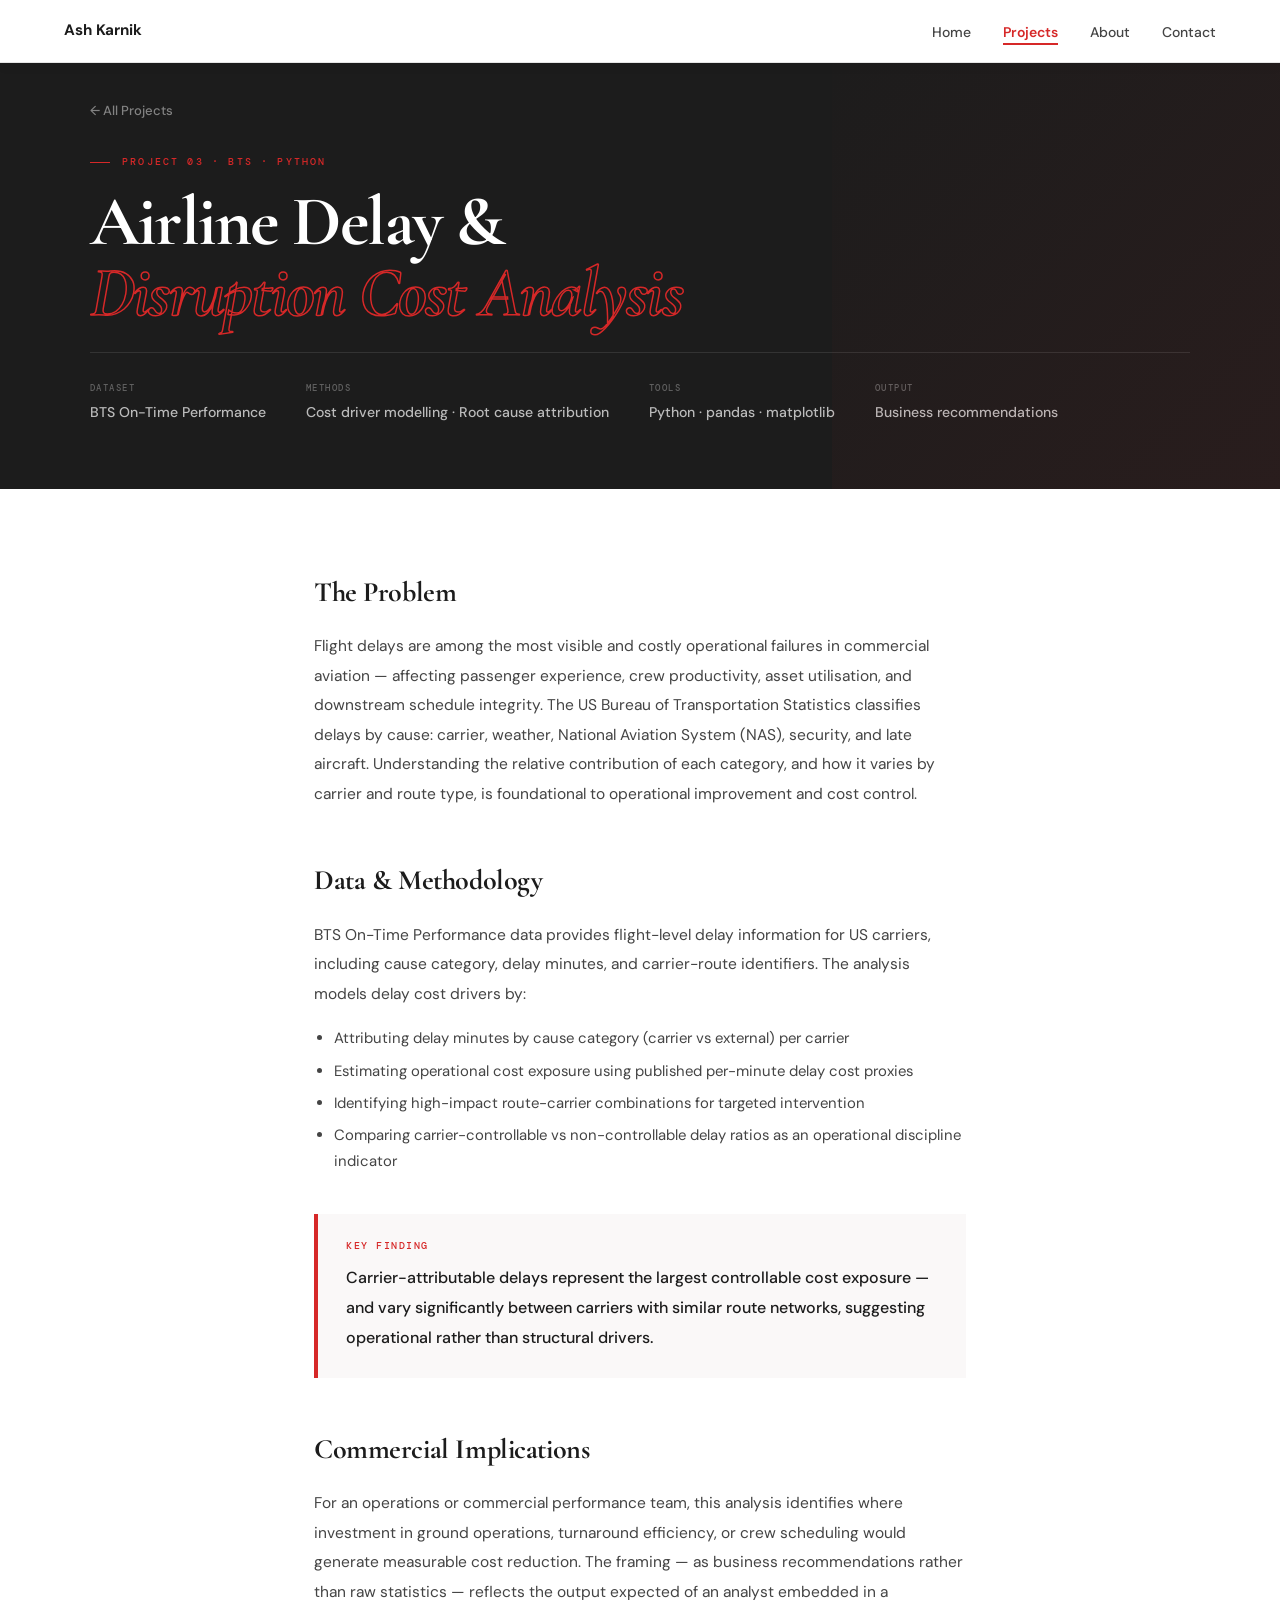
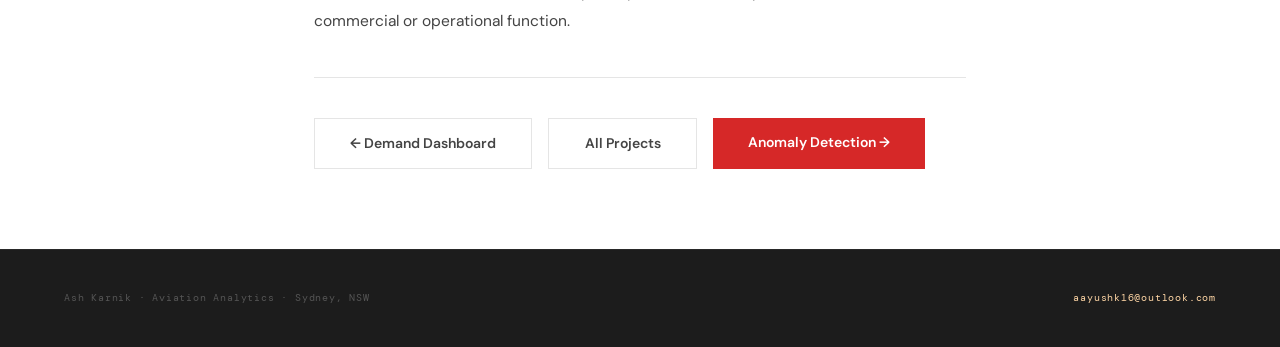
<file: efficiency.html>
<!DOCTYPE html>
<html lang="en">
<head>
  <meta charset="UTF-8">
  <meta name="viewport" content="width=device-width, initial-scale=1.0">
  <title>Airline Delay Analysis — Ash Karnik</title>
  <link rel="preconnect" href="https://fonts.googleapis.com">
  <link href="https://fonts.googleapis.com/css2?family=Cormorant+Garamond:ital,wght@0,400;0,600;0,700;1,400;1,600&family=DM+Sans:wght@300;400;500;600&family=DM+Mono:wght@400;500&display=swap" rel="stylesheet">
  <style>
  :root{--white:#FFFFFF;--off-white:#FAF8F8;--salmon:#FF5D5D;--red:#D62828;--red-dark:#A81F1F;--peach:#FFD6A5;--ink:#111111;--ink-head:#1C1C1C;--ink-sub:#444444;--ink-muted:#777777;--border:#E5E5E5;--border-light:#F0F0F0;--f-head:'Cormorant Garamond',Georgia,serif;--f-body:'DM Sans',sans-serif;--f-mono:'DM Mono',monospace}
  *,*::before,*::after{box-sizing:border-box;margin:0;padding:0}
  html{scroll-behavior:smooth}
  body{background:var(--white);color:var(--ink);font-family:var(--f-body);font-weight:400;line-height:1.7;overflow-x:hidden}
  nav{position:fixed;top:0;left:0;right:0;z-index:9999;display:flex;justify-content:space-between;align-items:center;padding:1.1rem 4rem;background:#ffffff;border-bottom:1px solid #E5E5E5;box-shadow:0 2px 12px rgba(0,0,0,0.06)}
  .nav-logo{font-family:var(--f-body);font-size:0.95rem;font-weight:700;color:var(--ink-head);text-decoration:none;transition:color 0.2s}
  .nav-logo:hover{color:var(--red)}
  .nav-links{display:flex;gap:2rem;list-style:none}
  .nav-links a{font-family:var(--f-body);font-size:0.875rem;font-weight:500;color:var(--ink-sub);text-decoration:none;transition:color 0.2s;position:relative;padding-bottom:2px}
  .nav-links a::after{content:'';position:absolute;bottom:-2px;left:0;width:0;height:2px;background:var(--red);transition:width 0.25s}
  .nav-links a:hover{color:var(--ink-head)}
  .nav-links a:hover::after,.nav-links a.active::after{width:100%}
  .nav-links a.active{color:var(--red);font-weight:600}
  /* PAGE HERO */
  .page-hero{background:var(--ink-head);padding:6rem 4rem 4rem;position:relative;overflow:hidden}
  .page-hero::after{content:'';position:absolute;top:0;right:0;width:35%;height:100%;background:linear-gradient(135deg,transparent,rgba(214,40,40,0.07));pointer-events:none}
  .page-hero-inner{max-width:1100px;margin:0 auto}
  .back-link{font-family:var(--f-body);font-size:0.82rem;font-weight:500;color:rgba(255,255,255,0.45);text-decoration:none;display:inline-flex;align-items:center;gap:0.5rem;margin-bottom:2rem;transition:color 0.2s,gap 0.2s}
  .back-link:hover{color:rgba(255,255,255,0.8);gap:0.8rem}
  .proj-eyebrow{font-family:var(--f-mono);font-size:0.62rem;font-weight:500;letter-spacing:0.22em;text-transform:uppercase;color:var(--red);margin-bottom:1rem;display:flex;align-items:center;gap:0.75rem}
  .proj-eyebrow::before{content:'';width:20px;height:1px;background:var(--red);display:inline-block}
  .page-hero h1{font-family:var(--f-head);font-size:clamp(2.8rem,5.5vw,4.5rem);font-weight:700;line-height:1.0;color:#fff;letter-spacing:-0.025em;margin-bottom:1.5rem}
  .page-hero h1 em{font-style:italic;color:transparent;-webkit-text-stroke:1.5px var(--red)}
  .proj-meta{display:flex;gap:2.5rem;flex-wrap:wrap;padding-top:1.75rem;border-top:1px solid rgba(255,255,255,0.1)}
  .meta-item{display:flex;flex-direction:column;gap:0.25rem}
  .meta-label{font-family:var(--f-mono);font-size:0.58rem;font-weight:500;letter-spacing:0.16em;text-transform:uppercase;color:rgba(255,255,255,0.3)}
  .meta-value{font-family:var(--f-body);font-size:0.88rem;font-weight:500;color:rgba(255,255,255,0.7)}
  /* CONTENT */
  .proj-content{max-width:780px;margin:0 auto;padding:5rem 4rem}
  .proj-content h2{font-family:var(--f-head);font-size:1.75rem;font-weight:700;color:var(--ink-head);margin:3rem 0 1rem;letter-spacing:-0.015em}
  .proj-content h2:first-child{margin-top:0}
  .proj-content p{font-size:0.97rem;color:var(--ink-sub);line-height:1.9;margin-bottom:1rem}
  .proj-content ul{margin:0.75rem 0 1.25rem 1.25rem}
  .proj-content li{font-size:0.93rem;color:var(--ink-sub);line-height:1.75;margin-bottom:0.4rem}
  .finding-box{border-left:4px solid var(--red);background:var(--off-white);padding:1.5rem 1.75rem;margin:2.5rem 0}
  .finding-box::before{content:'Key finding';display:block;margin-bottom:0.5rem;font-family:var(--f-mono);font-size:0.6rem;font-weight:500;letter-spacing:0.16em;text-transform:uppercase;color:var(--red)}
  .finding-box p{color:var(--ink-head);font-weight:500;font-size:1rem;margin:0}
  /* NAV BETWEEN PROJECTS */
  .proj-nav{display:flex;gap:1rem;padding-top:2.5rem;margin-top:2.5rem;border-top:1px solid var(--border);flex-wrap:wrap}
  .btn-fill{display:inline-block;padding:0.8rem 2.2rem;background:var(--red);color:var(--white);font-family:var(--f-body);font-size:0.875rem;font-weight:600;text-decoration:none;transition:background 0.2s,transform 0.2s,box-shadow 0.2s}
  .btn-fill:hover{background:var(--red-dark);transform:translateY(-2px);box-shadow:0 8px 28px rgba(214,40,40,0.3)}
  .btn-ghost{display:inline-block;padding:0.8rem 2.2rem;border:1.5px solid var(--border);color:var(--ink-sub);font-family:var(--f-body);font-size:0.875rem;font-weight:600;text-decoration:none;transition:border-color 0.2s,color 0.2s,transform 0.2s}
  .btn-ghost:hover{border-color:var(--red);color:var(--red);transform:translateY(-2px)}
  footer{background:var(--ink-head);padding:2.5rem 4rem;display:flex;justify-content:space-between;align-items:center;border-top:1px solid rgba(255,255,255,0.06)}
  footer p{font-family:var(--f-mono);font-size:0.62rem;letter-spacing:0.08em;color:rgba(255,255,255,0.25)}
  .footer-accent{color:var(--peach)}
  @media(max-width:768px){nav{padding:1rem 1.5rem}.page-hero{padding:5rem 1.5rem 3rem}.proj-content{padding:3rem 1.5rem}footer{flex-direction:column;gap:0.5rem;padding:2rem 1.5rem;text-align:center}}
</style>
</head>
<body>

<nav>
  <a href="../index.html" class="nav-logo">Ash Karnik</a>
  <ul class="nav-links">
    <li><a href="../index.html">Home</a></li>
    <li><a href="../projects.html" class="active">Projects</a></li>
    <li><a href="../about.html">About</a></li>
    <li><a href="../contact.html">Contact</a></li>
  </ul>
</nav>

<div class="page-hero">
  <div class="page-hero-inner">
    <a href="../projects.html" class="back-link">← All Projects</a>
    <p class="proj-eyebrow">Project 03 · BTS · Python</p>
    <h1>Airline Delay &<br><em>Disruption Cost Analysis</em></h1>
    <div class="proj-meta">
      <div class="meta-item"><span class="meta-label">Dataset</span><span class="meta-value">BTS On-Time Performance</span></div>
        <div class="meta-item"><span class="meta-label">Methods</span><span class="meta-value">Cost driver modelling · Root cause attribution</span></div>
        <div class="meta-item"><span class="meta-label">Tools</span><span class="meta-value">Python · pandas · matplotlib</span></div>
        <div class="meta-item"><span class="meta-label">Output</span><span class="meta-value">Business recommendations</span></div>
    </div>
  </div>
</div>

<div class="proj-content">

      <h2>The Problem</h2>
      <p>Flight delays are among the most visible and costly operational failures in commercial aviation — affecting passenger experience, crew productivity, asset utilisation, and downstream schedule integrity. The US Bureau of Transportation Statistics classifies delays by cause: carrier, weather, National Aviation System (NAS), security, and late aircraft. Understanding the relative contribution of each category, and how it varies by carrier and route type, is foundational to operational improvement and cost control.</p>
      <h2>Data & Methodology</h2>
      <p>BTS On-Time Performance data provides flight-level delay information for US carriers, including cause category, delay minutes, and carrier-route identifiers. The analysis models delay cost drivers by:</p>
      <ul>
        <li>Attributing delay minutes by cause category (carrier vs external) per carrier</li>
        <li>Estimating operational cost exposure using published per-minute delay cost proxies</li>
        <li>Identifying high-impact route-carrier combinations for targeted intervention</li>
        <li>Comparing carrier-controllable vs non-controllable delay ratios as an operational discipline indicator</li>
      </ul>
      <div class="finding-box"><p>Carrier-attributable delays represent the largest controllable cost exposure — and vary significantly between carriers with similar route networks, suggesting operational rather than structural drivers.</p></div>
      <h2>Commercial Implications</h2>
      <p>For an operations or commercial performance team, this analysis identifies where investment in ground operations, turnaround efficiency, or crew scheduling would generate measurable cost reduction. The framing — as business recommendations rather than raw statistics — reflects the output expected of an analyst embedded in a commercial or operational function.</p>

  <div class="proj-nav">
    <a href="demand.html" class="btn-ghost">← Demand Dashboard</a>
    <a href="../projects.html" class="btn-ghost">All Projects</a>
    <a href="anomaly.html" class="btn-fill">Anomaly Detection →</a>
  </div>
</div>

<footer>
  <p>Ash Karnik · Aviation Analytics · Sydney, NSW</p>
  <p><span class="footer-accent">aayushk16@outlook.com</span></p>
</footer>
</body>
</html>
</file>
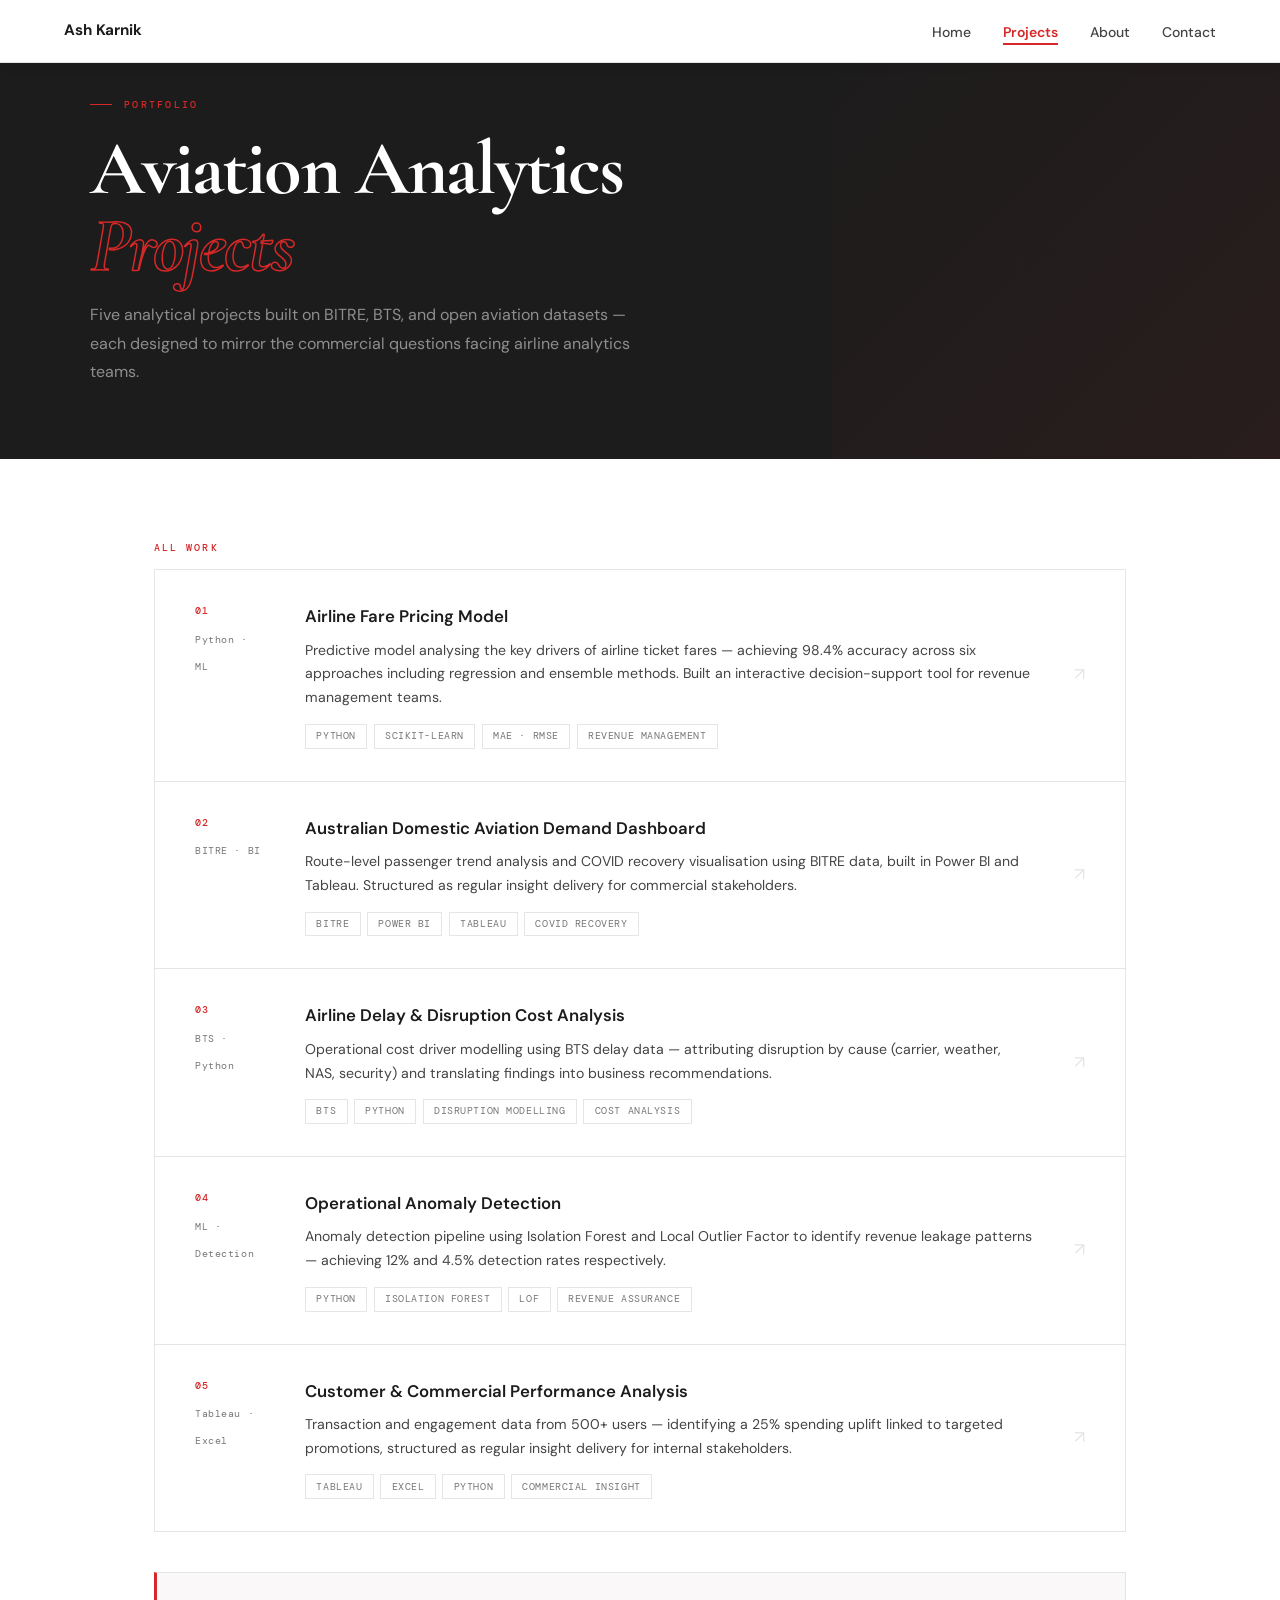
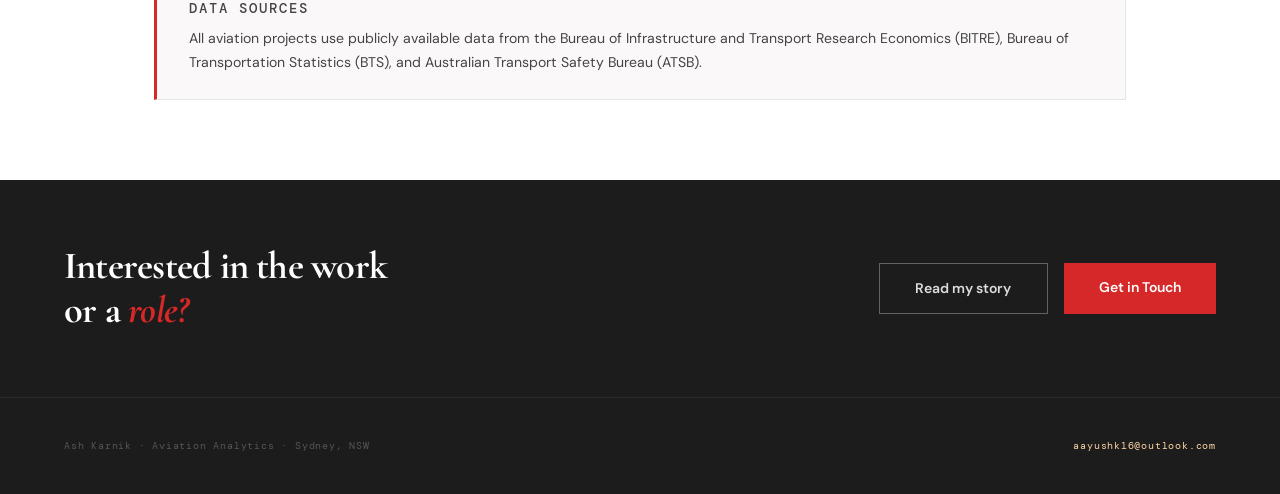
<file: projects.html>
<!DOCTYPE html>
<html lang="en">
<head>
  <meta charset="UTF-8">
  <meta name="viewport" content="width=device-width, initial-scale=1.0">
  <title>Projects — Ash Karnik</title>
  <link rel="preconnect" href="https://fonts.googleapis.com">
  <link href="https://fonts.googleapis.com/css2?family=Cormorant+Garamond:ital,wght@0,400;0,600;0,700;1,400;1,600&family=DM+Sans:wght@300;400;500;600&family=DM+Mono:wght@400;500&display=swap" rel="stylesheet">
  <style>
  :root{--white:#FFFFFF;--off-white:#FAF8F8;--salmon:#FF5D5D;--red:#D62828;--red-dark:#A81F1F;--peach:#FFD6A5;--ink:#111111;--ink-head:#1C1C1C;--ink-sub:#444444;--ink-muted:#777777;--border:#E5E5E5;--border-light:#F0F0F0;--f-head:'Cormorant Garamond',Georgia,serif;--f-body:'DM Sans',sans-serif;--f-mono:'DM Mono',monospace}
  *,*::before,*::after{box-sizing:border-box;margin:0;padding:0}
  html{scroll-behavior:smooth}
  body{background:var(--white);color:var(--ink);font-family:var(--f-body);font-weight:400;line-height:1.7;overflow-x:hidden}

  nav{position:fixed;top:0;left:0;right:0;z-index:9999;display:flex;justify-content:space-between;align-items:center;padding:1.1rem 4rem;background:#ffffff;border-bottom:1px solid #E5E5E5;box-shadow:0 2px 12px rgba(0,0,0,0.06)}
  .nav-logo{font-family:var(--f-body);font-size:0.95rem;font-weight:700;color:var(--ink-head);text-decoration:none;transition:color 0.2s}
  .nav-logo:hover{color:var(--red)}
  .nav-links{display:flex;gap:2rem;list-style:none}
  .nav-links a{font-family:var(--f-body);font-size:0.875rem;font-weight:500;color:var(--ink-sub);text-decoration:none;transition:color 0.2s;position:relative;padding-bottom:2px}
  .nav-links a::after{content:'';position:absolute;bottom:-2px;left:0;width:0;height:2px;background:var(--red);transition:width 0.25s}
  .nav-links a:hover{color:var(--ink-head)}
  .nav-links a:hover::after,.nav-links a.active::after{width:100%}
  .nav-links a.active{color:var(--red);font-weight:600}

  .page-hero{background:var(--ink-head);padding:6rem 4rem 4.5rem;position:relative;overflow:hidden}
  .page-hero::after{content:'';position:absolute;top:0;right:0;width:35%;height:100%;background:linear-gradient(135deg,transparent,rgba(214,40,40,0.07));pointer-events:none}
  .page-hero-inner{max-width:1100px;margin:0 auto}
  .page-eyebrow{font-family:var(--f-mono);font-size:0.65rem;font-weight:500;letter-spacing:0.22em;text-transform:uppercase;color:var(--red);margin-bottom:1.1rem;display:flex;align-items:center;gap:0.75rem}
  .page-eyebrow::before{content:'';width:22px;height:1px;background:var(--red);display:inline-block}
  .page-hero h1{font-family:var(--f-head);font-size:clamp(3rem,6vw,5rem);font-weight:700;line-height:1.0;color:#fff;letter-spacing:-0.025em;margin-bottom:1rem}
  .page-hero h1 em{font-style:italic;color:transparent;-webkit-text-stroke:1.5px var(--red)}
  .page-hero-sub{font-size:1rem;color:rgba(255,255,255,0.5);max-width:560px;line-height:1.8}

  .section{max-width:1100px;margin:0 auto;padding:5rem 4rem}
  .section-label{font-family:var(--f-mono);font-size:0.65rem;font-weight:500;letter-spacing:0.2em;text-transform:uppercase;color:var(--red);margin-bottom:0.75rem;display:block}

  /* PROJECT LIST */
  .proj-list{display:flex;flex-direction:column;border:1px solid var(--border)}
  .proj-row{display:flex;align-items:flex-start;gap:2.5rem;padding:2rem 2.5rem;text-decoration:none;border-bottom:1px solid var(--border);position:relative;transition:background 0.25s;overflow:hidden}
  .proj-row:last-child{border-bottom:none}
  .proj-row::before{content:'';position:absolute;left:0;top:0;bottom:0;width:0;background:var(--red);transition:width 0.25s}
  .proj-row:hover{background:var(--off-white)}
  .proj-row:hover::before{width:4px}
  .proj-row-num{flex-shrink:0;width:70px}
  .proj-num{font-family:var(--f-mono);font-size:0.65rem;font-weight:500;letter-spacing:0.14em;color:var(--red);text-transform:uppercase;display:block;margin-bottom:0.25rem}
  .proj-type{font-family:var(--f-mono);font-size:0.6rem;color:var(--ink-muted);letter-spacing:0.06em;line-height:1.5}
  .proj-row-body{flex:1}
  .proj-row-body h3{font-family:var(--f-body);font-size:1.05rem;font-weight:600;color:var(--ink-head);margin-bottom:0.5rem;transition:color 0.2s}
  .proj-row:hover h3{color:var(--red)}
  .proj-row-body p{font-size:0.88rem;color:var(--ink-sub);line-height:1.7;margin-bottom:0.85rem}
  .tags{display:flex;flex-wrap:wrap;gap:0.4rem}
  .tag{font-family:var(--f-mono);font-size:0.6rem;font-weight:400;letter-spacing:0.06em;text-transform:uppercase;padding:0.2rem 0.65rem;border:1px solid var(--border);color:var(--ink-muted);transition:border-color 0.2s,color 0.2s}
  .proj-row:hover .tag{border-color:rgba(214,40,40,0.25);color:var(--red)}
  .proj-arrow{font-size:1.1rem;color:var(--border);align-self:center;flex-shrink:0;transition:color 0.2s,transform 0.2s}
  .proj-row:hover .proj-arrow{color:var(--red);transform:translate(3px,-3px)}

  /* DATA NOTE */
  .data-note{background:var(--off-white);border:1px solid var(--border);border-left:3px solid var(--red);padding:1.5rem 2rem;margin-top:2.5rem;display:flex;gap:1.5rem;align-items:flex-start}
  .data-note-label{font-family:var(--f-mono);font-size:0.6rem;font-weight:500;letter-spacing:0.14em;text-transform:uppercase;color:var(--red);margin-bottom:0.4rem}
  .data-note p{font-size:0.88rem;color:var(--ink-sub);line-height:1.7}

  /* CTA */
  .proj-cta{background:var(--ink-head);padding:4rem;display:flex;justify-content:space-between;align-items:center;gap:2rem;flex-wrap:wrap}
  .proj-cta h3{font-family:var(--f-head);font-size:clamp(1.6rem,3vw,2.4rem);font-weight:700;color:#fff;line-height:1.15;letter-spacing:-0.02em}
  .proj-cta h3 em{font-style:italic;color:var(--red)}

  .btn-fill{display:inline-block;padding:0.8rem 2.2rem;background:var(--red);color:var(--white);font-family:var(--f-body);font-size:0.875rem;font-weight:600;text-decoration:none;transition:background 0.2s,transform 0.2s,box-shadow 0.2s}
  .btn-fill:hover{background:var(--red-dark);transform:translateY(-2px);box-shadow:0 8px 28px rgba(214,40,40,0.3)}
  .btn-ghost-light{display:inline-block;padding:0.8rem 2.2rem;border:1.5px solid rgba(255,255,255,0.3);color:rgba(255,255,255,0.85);font-family:var(--f-body);font-size:0.875rem;font-weight:600;text-decoration:none;transition:border-color 0.2s,color 0.2s,transform 0.2s}
  .btn-ghost-light:hover{border-color:var(--red);color:var(--red);transform:translateY(-2px)}

  footer{background:var(--ink-head);padding:2.5rem 4rem;display:flex;justify-content:space-between;align-items:center;border-top:1px solid rgba(255,255,255,0.06)}
  footer p{font-family:var(--f-mono);font-size:0.62rem;letter-spacing:0.08em;color:rgba(255,255,255,0.25)}
  .footer-accent{color:var(--peach)}

  .reveal{opacity:0;transform:translateY(22px);transition:opacity 0.7s ease,transform 0.7s ease}
  .reveal.in{opacity:1;transform:none}

  @media(max-width:768px){
    nav{padding:1rem 1.5rem}
    .page-hero{padding:5rem 1.5rem 3rem}
    .section{padding:3.5rem 1.5rem}
    .proj-row{flex-direction:column;gap:1rem;padding:1.5rem}
    .proj-cta{padding:2.5rem 1.5rem;flex-direction:column;align-items:flex-start}
    footer{flex-direction:column;gap:0.5rem;padding:2rem 1.5rem;text-align:center}
  }
  </style>
</head>
<body>

<nav>
  <a href="index.html" class="nav-logo">Ash Karnik</a>
  <ul class="nav-links">
    <li><a href="index.html">Home</a></li>
    <li><a href="projects.html" class="active">Projects</a></li>
    <li><a href="about.html">About</a></li>
    <li><a href="contact.html">Contact</a></li>
  </ul>
</nav>

<div class="page-hero">
  <div class="page-hero-inner">
    <p class="page-eyebrow">Portfolio</p>
    <h1>Aviation Analytics<br><em>Projects</em></h1>
    <p class="page-hero-sub">Five analytical projects built on BITRE, BTS, and open aviation datasets — each designed to mirror the commercial questions facing airline analytics teams.</p>
  </div>
</div>

<section class="section reveal">
  <span class="section-label">All work</span>
  <div class="proj-list">

    <a href="projects/airfare.html" class="proj-row">
      <div class="proj-row-num">
        <span class="proj-num">01</span>
        <span class="proj-type">Python · ML</span>
      </div>
      <div class="proj-row-body">
        <h3>Airline Fare Pricing Model</h3>
        <p>Predictive model analysing the key drivers of airline ticket fares — achieving 98.4% accuracy across six approaches including regression and ensemble methods. Built an interactive decision-support tool for revenue management teams.</p>
        <div class="tags">
          <span class="tag">Python</span><span class="tag">scikit-learn</span><span class="tag">MAE · RMSE</span><span class="tag">Revenue Management</span>
        </div>
      </div>
      <span class="proj-arrow">↗</span>
    </a>

    <a href="projects/demand.html" class="proj-row">
      <div class="proj-row-num">
        <span class="proj-num">02</span>
        <span class="proj-type">BITRE · BI</span>
      </div>
      <div class="proj-row-body">
        <h3>Australian Domestic Aviation Demand Dashboard</h3>
        <p>Route-level passenger trend analysis and COVID recovery visualisation using BITRE data, built in Power BI and Tableau. Structured as regular insight delivery for commercial stakeholders.</p>
        <div class="tags">
          <span class="tag">BITRE</span><span class="tag">Power BI</span><span class="tag">Tableau</span><span class="tag">COVID Recovery</span>
        </div>
      </div>
      <span class="proj-arrow">↗</span>
    </a>

    <a href="projects/efficiency.html" class="proj-row">
      <div class="proj-row-num">
        <span class="proj-num">03</span>
        <span class="proj-type">BTS · Python</span>
      </div>
      <div class="proj-row-body">
        <h3>Airline Delay & Disruption Cost Analysis</h3>
        <p>Operational cost driver modelling using BTS delay data — attributing disruption by cause (carrier, weather, NAS, security) and translating findings into business recommendations.</p>
        <div class="tags">
          <span class="tag">BTS</span><span class="tag">Python</span><span class="tag">Disruption Modelling</span><span class="tag">Cost Analysis</span>
        </div>
      </div>
      <span class="proj-arrow">↗</span>
    </a>

    <a href="projects/anomaly.html" class="proj-row">
      <div class="proj-row-num">
        <span class="proj-num">04</span>
        <span class="proj-type">ML · Detection</span>
      </div>
      <div class="proj-row-body">
        <h3>Operational Anomaly Detection</h3>
        <p>Anomaly detection pipeline using Isolation Forest and Local Outlier Factor to identify revenue leakage patterns — achieving 12% and 4.5% detection rates respectively.</p>
        <div class="tags">
          <span class="tag">Python</span><span class="tag">Isolation Forest</span><span class="tag">LOF</span><span class="tag">Revenue Assurance</span>
        </div>
      </div>
      <span class="proj-arrow">↗</span>
    </a>

    <a href="projects/commercial.html" class="proj-row">
      <div class="proj-row-num">
        <span class="proj-num">05</span>
        <span class="proj-type">Tableau · Excel</span>
      </div>
      <div class="proj-row-body">
        <h3>Customer & Commercial Performance Analysis</h3>
        <p>Transaction and engagement data from 500+ users — identifying a 25% spending uplift linked to targeted promotions, structured as regular insight delivery for internal stakeholders.</p>
        <div class="tags">
          <span class="tag">Tableau</span><span class="tag">Excel</span><span class="tag">Python</span><span class="tag">Commercial Insight</span>
        </div>
      </div>
      <span class="proj-arrow">↗</span>
    </a>

  </div>

  <div class="data-note">
    <div>
      <p class="data-note-label">Data Sources</p>
      <p>All aviation projects use publicly available data from the Bureau of Infrastructure and Transport Research Economics (BITRE), Bureau of Transportation Statistics (BTS), and Australian Transport Safety Bureau (ATSB).</p>
    </div>
  </div>
</section>

<div class="proj-cta reveal">
  <h3>Interested in the work<br>or a <em>role?</em></h3>
  <div style="display:flex;gap:1rem;flex-wrap:wrap">
    <a href="about.html" class="btn-ghost-light">Read my story</a>
    <a href="contact.html" class="btn-fill">Get in Touch</a>
  </div>
</div>

<footer>
  <p>Ash Karnik · Aviation Analytics · Sydney, NSW</p>
  <p><span class="footer-accent">aayushk16@outlook.com</span></p>
</footer>

<script>
  const io = new IntersectionObserver((e) => {
    e.forEach(en => { if(en.isIntersecting){en.target.classList.add('in');io.unobserve(en.target)} });
  }, {threshold:0.08});
  document.querySelectorAll('.reveal').forEach(el => io.observe(el));
</script>
</body>
</html>
</file>
